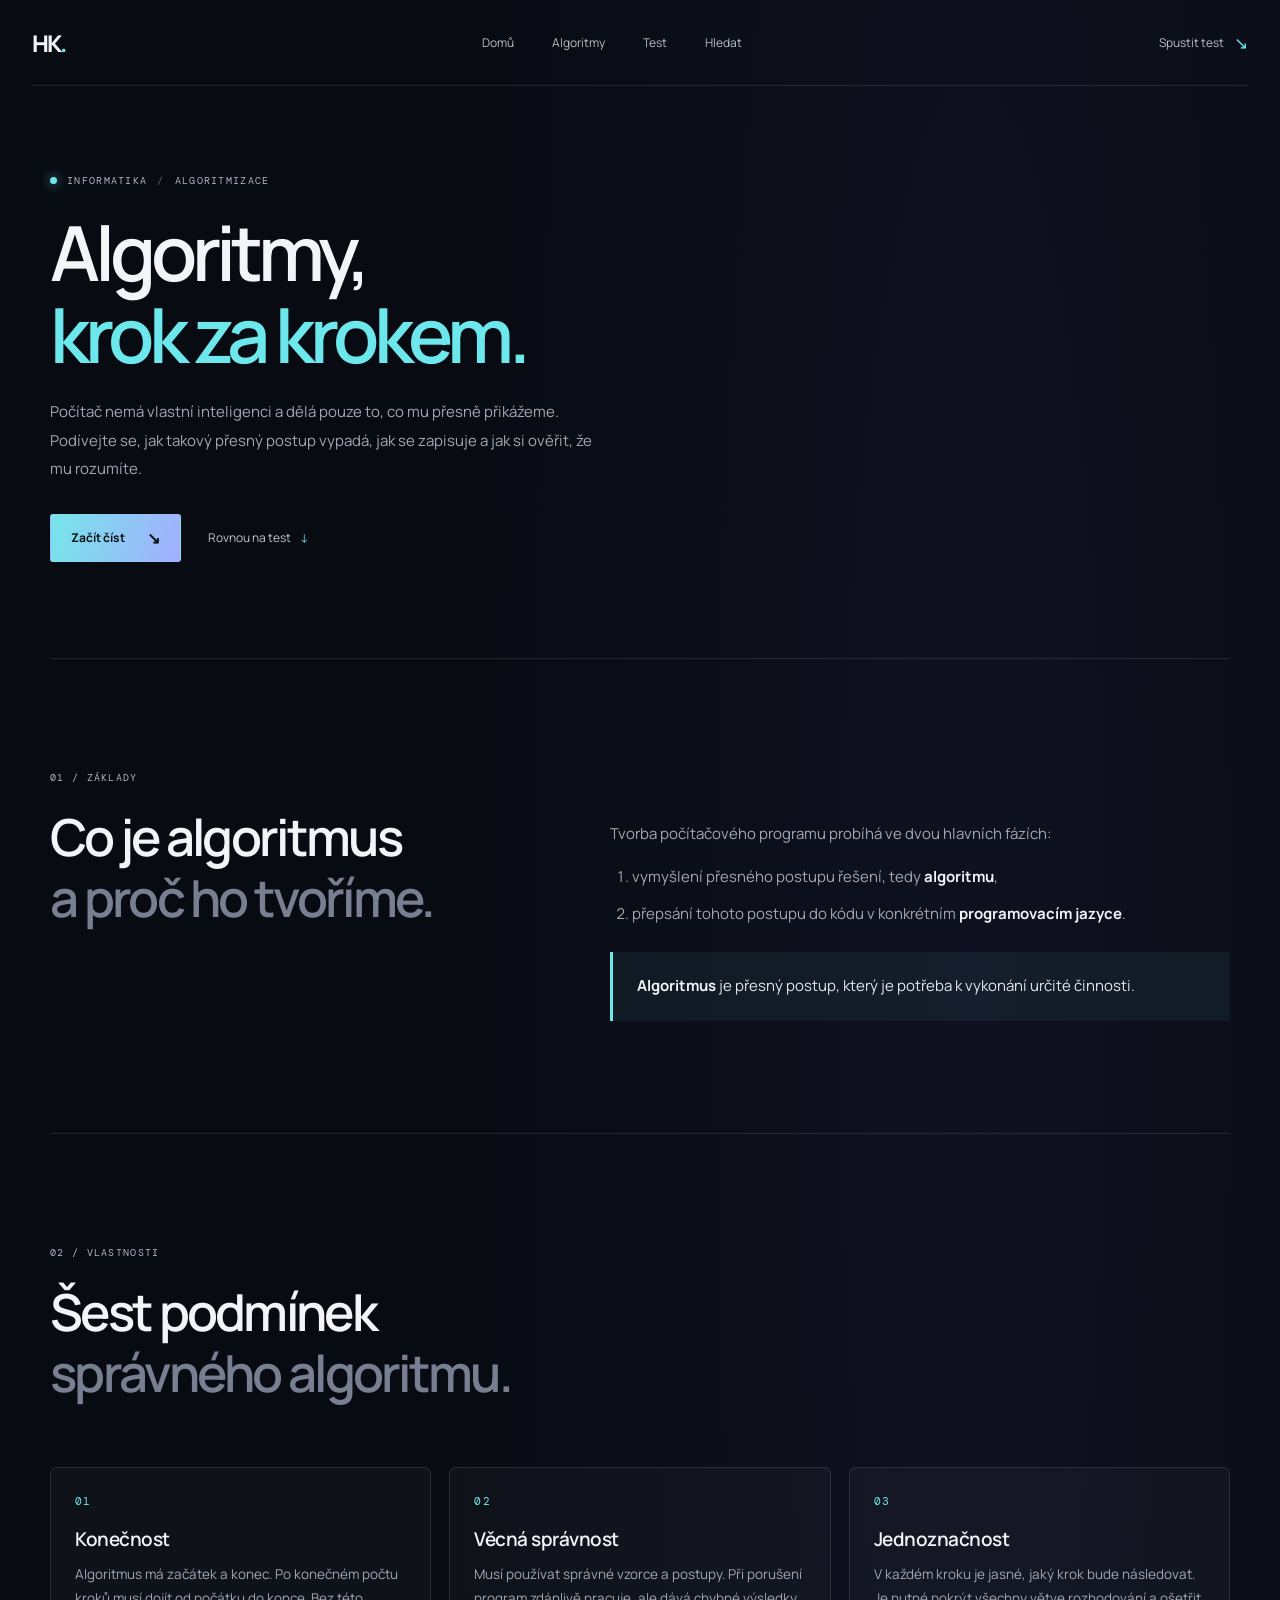
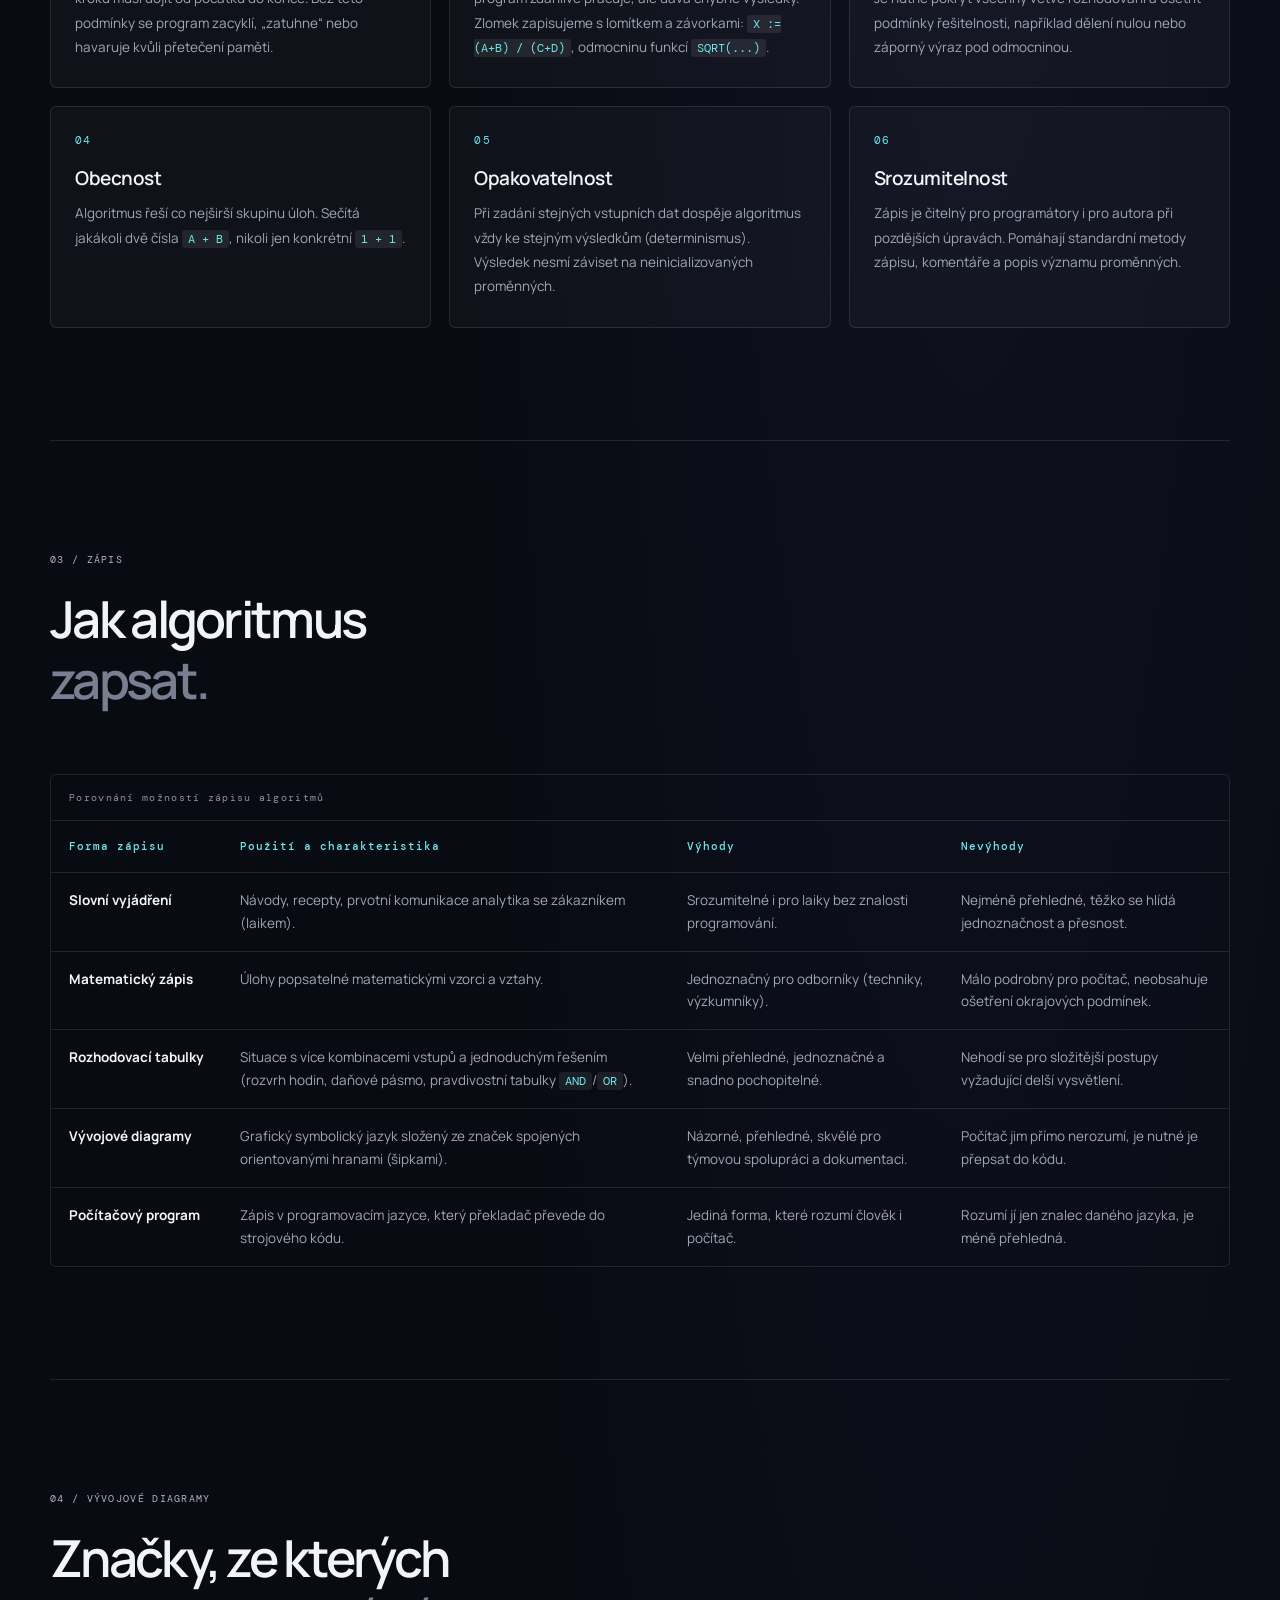
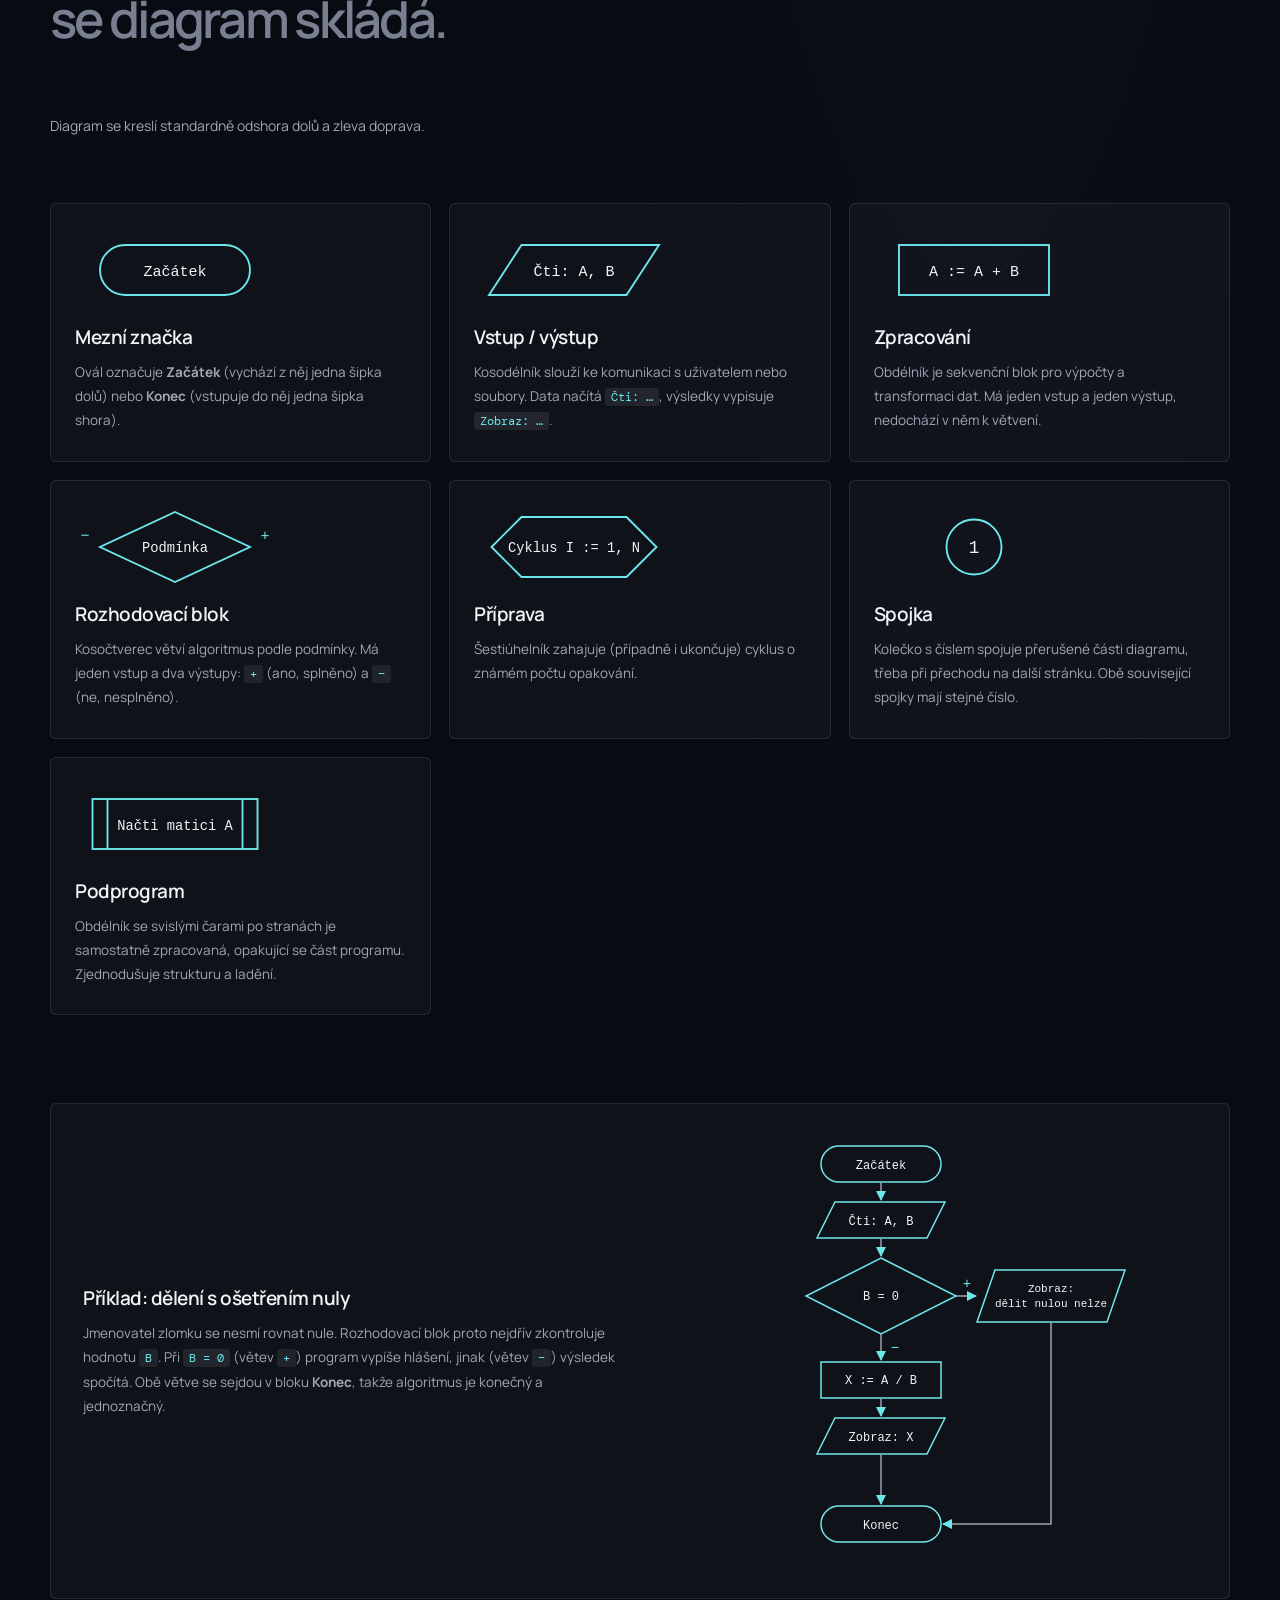
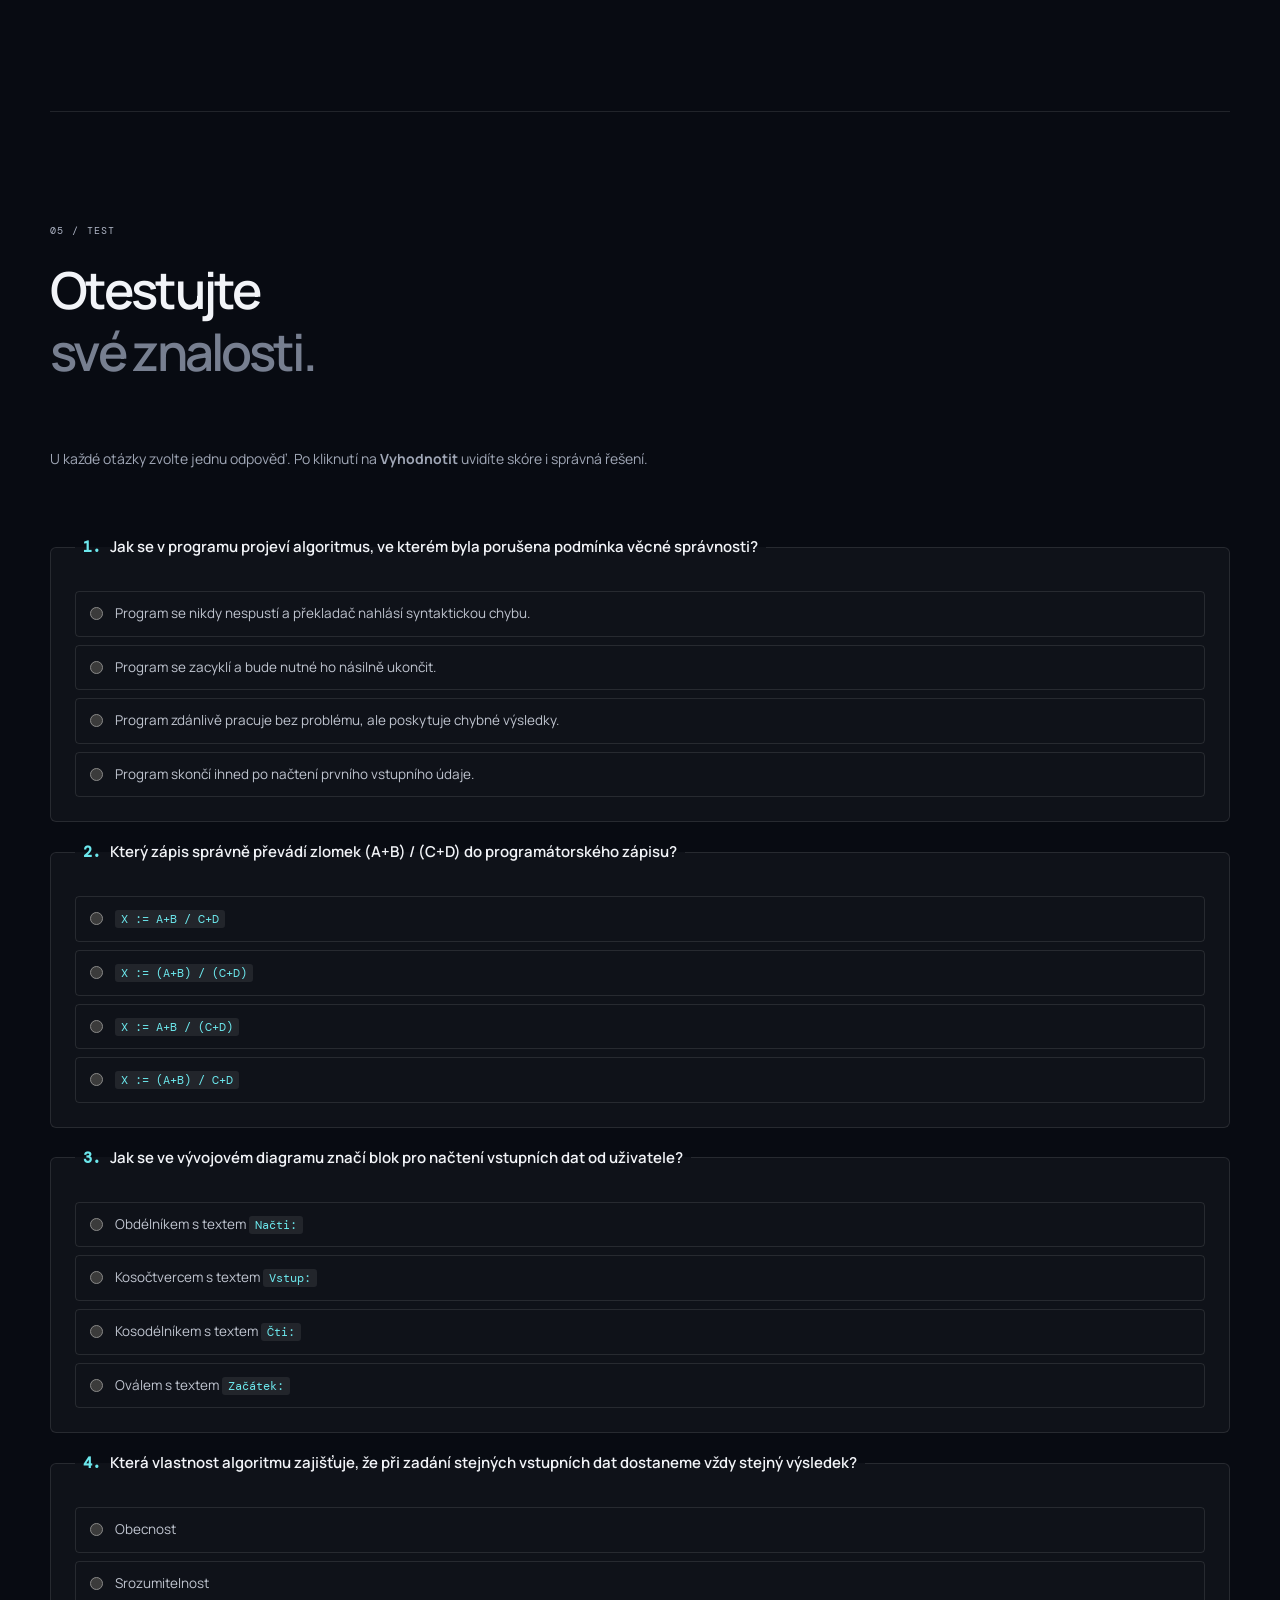
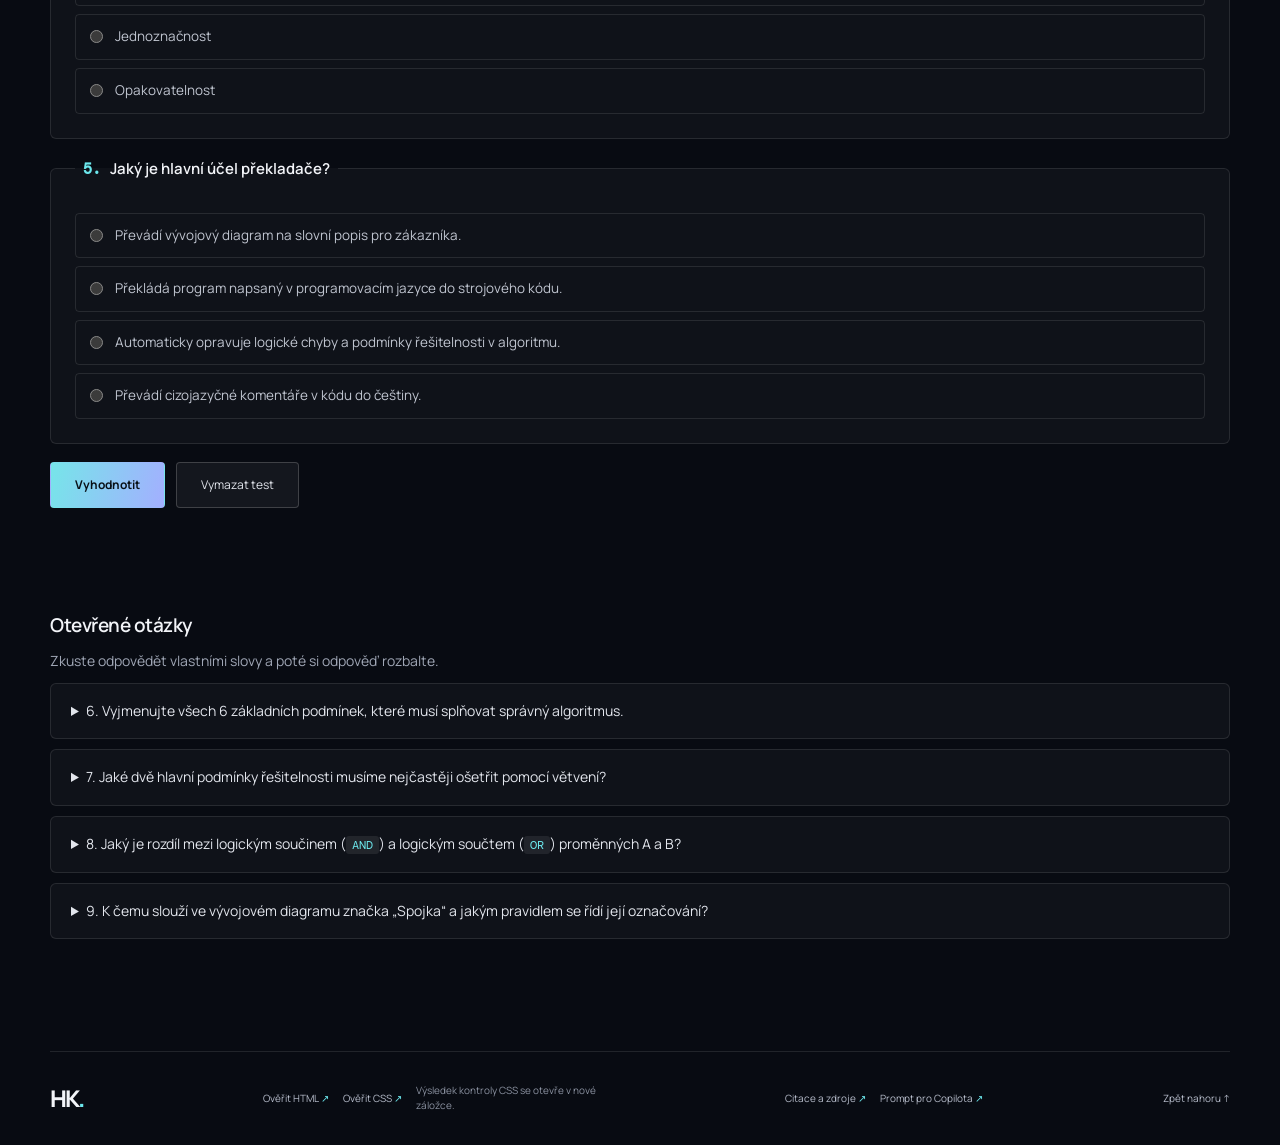
<file: algoritmy.html>
<!DOCTYPE html>
<html lang="cs">
<head>
  <meta charset="UTF-8">
  <meta name="viewport" content="width=device-width, initial-scale=1.0">
  <meta name="theme-color" content="#080b12">
  <meta name="description" content="Algoritmizace pro střední školy: co je algoritmus, jeho vlastnosti, způsoby zápisu, značky vývojových diagramů a jednoduchý test.">
  <title>Algoritmizace — Hlib Kolisnyk</title>
  <link rel="preconnect" href="https://fonts.googleapis.com">
  <link rel="preconnect" href="https://fonts.gstatic.com" crossorigin>
  <link href="https://fonts.googleapis.com/css2?family=DM+Mono:wght@400;500&amp;family=Manrope:wght@400;500;600;700;800&amp;display=swap" rel="stylesheet">
  <link rel="stylesheet" href="style.css">
</head>
<body class="algo-page">
  <header class="site-header">
    <a class="logo" href="index.html" aria-label="Hlib Kolisnyk — portfolio">HK<span>.</span></a>
    <nav class="main-nav" aria-label="Hlavní navigace">
      <a href="index.html">Domů</a>
      <a href="#algoritmus">Algoritmy</a>
      <a href="#test">Test</a>
      <a href="googlesearch.html">Hledat</a>
    </nav>
    <a class="header-cta" href="#test">Spustit test <span>↘</span></a>
  </header>

  <main>
    <section class="algo-hero section-shell" id="uvod">
      <p class="eyebrow"><span class="status-dot"></span> INFORMATIKA <span class="eyebrow-divider">/</span> ALGORITMIZACE</p>
      <h1>Algoritmy,<br><span class="gradient-text">krok za krokem.</span></h1>
      <p class="algo-lead">Počítač nemá vlastní inteligenci a dělá pouze to, co mu přesně přikážeme. Podívejte se, jak takový přesný postup vypadá, jak se zapisuje a jak si ověřit, že mu rozumíte.</p>
      <div class="hero-actions">
        <a class="button button-primary" href="#algoritmus">Začít číst <span>↘</span></a>
        <a class="text-link" href="#test">Rovnou na test <span>↓</span></a>
      </div>
    </section>

    <section class="algo-section section-shell section-block" id="algoritmus">
      <div class="section-heading">
        <p class="eyebrow">01 / ZÁKLADY</p>
        <h2>Co je algoritmus<br><span class="muted-text">a proč ho tvoříme.</span></h2>
      </div>
      <div class="algo-text">
        <p>Tvorba počítačového programu probíhá ve dvou hlavních fázích:</p>
        <ol class="algo-steps">
          <li>vymyšlení přesného postupu řešení, tedy <strong>algoritmu</strong>,</li>
          <li>přepsání tohoto postupu do kódu v konkrétním <strong>programovacím jazyce</strong>.</li>
        </ol>
        <p class="algo-definition"><strong>Algoritmus</strong> je přesný postup, který je potřeba k vykonání určité činnosti.</p>
      </div>
    </section>

    <section class="algo-section section-shell section-block" id="vlastnosti">
      <div class="section-heading">
        <p class="eyebrow">02 / VLASTNOSTI</p>
        <h2>Šest podmínek<br><span class="muted-text">správného algoritmu.</span></h2>
      </div>
      <ul class="algo-cards">
        <li class="algo-card">
          <span class="algo-card-index">01</span>
          <h3>Konečnost</h3>
          <p>Algoritmus má začátek a konec. Po konečném počtu kroků musí dojít od počátku do konce. Bez této podmínky se program zacyklí, „zatuhne“ nebo havaruje kvůli přetečení paměti.</p>
        </li>
        <li class="algo-card">
          <span class="algo-card-index">02</span>
          <h3>Věcná správnost</h3>
          <p>Musí používat správné vzorce a postupy. Při porušení program zdánlivě pracuje, ale dává chybné výsledky. Zlomek zapisujeme s lomítkem a závorkami: <code>X := (A+B) / (C+D)</code>, odmocninu funkcí <code>SQRT(...)</code>.</p>
        </li>
        <li class="algo-card">
          <span class="algo-card-index">03</span>
          <h3>Jednoznačnost</h3>
          <p>V každém kroku je jasné, jaký krok bude následovat. Je nutné pokrýt všechny větve rozhodování a ošetřit podmínky řešitelnosti, například dělení nulou nebo záporný výraz pod odmocninou.</p>
        </li>
        <li class="algo-card">
          <span class="algo-card-index">04</span>
          <h3>Obecnost</h3>
          <p>Algoritmus řeší co nejširší skupinu úloh. Sečítá jakákoli dvě čísla <code>A + B</code>, nikoli jen konkrétní <code>1 + 1</code>.</p>
        </li>
        <li class="algo-card">
          <span class="algo-card-index">05</span>
          <h3>Opakovatelnost</h3>
          <p>Při zadání stejných vstupních dat dospěje algoritmus vždy ke stejným výsledkům (determinismus). Výsledek nesmí záviset na neinicializovaných proměnných.</p>
        </li>
        <li class="algo-card">
          <span class="algo-card-index">06</span>
          <h3>Srozumitelnost</h3>
          <p>Zápis je čitelný pro programátory i pro autora při pozdějších úpravách. Pomáhají standardní metody zápisu, komentáře a popis významu proměnných.</p>
        </li>
      </ul>
    </section>

    <section class="algo-section section-shell section-block" id="zapis">
      <div class="section-heading">
        <p class="eyebrow">03 / ZÁPIS</p>
        <h2>Jak algoritmus<br><span class="muted-text">zapsat.</span></h2>
      </div>
      <div class="algo-table-wrap" role="region" aria-label="Tabulka způsobů zápisu algoritmů" tabindex="0">
        <table class="algo-table">
          <caption>Porovnání možností zápisu algoritmů</caption>
          <thead>
            <tr>
              <th scope="col">Forma zápisu</th>
              <th scope="col">Použití a charakteristika</th>
              <th scope="col">Výhody</th>
              <th scope="col">Nevýhody</th>
            </tr>
          </thead>
          <tbody>
            <tr>
              <th scope="row">Slovní vyjádření</th>
              <td>Návody, recepty, prvotní komunikace analytika se zákazníkem (laikem).</td>
              <td>Srozumitelné i pro laiky bez znalosti programování.</td>
              <td>Nejméně přehledné, těžko se hlídá jednoznačnost a přesnost.</td>
            </tr>
            <tr>
              <th scope="row">Matematický zápis</th>
              <td>Úlohy popsatelné matematickými vzorci a vztahy.</td>
              <td>Jednoznačný pro odborníky (techniky, výzkumníky).</td>
              <td>Málo podrobný pro počítač, neobsahuje ošetření okrajových podmínek.</td>
            </tr>
            <tr>
              <th scope="row">Rozhodovací tabulky</th>
              <td>Situace s více kombinacemi vstupů a jednoduchým řešením (rozvrh hodin, daňové pásmo, pravdivostní tabulky <code>AND</code>/<code>OR</code>).</td>
              <td>Velmi přehledné, jednoznačné a snadno pochopitelné.</td>
              <td>Nehodí se pro složitější postupy vyžadující delší vysvětlení.</td>
            </tr>
            <tr>
              <th scope="row">Vývojové diagramy</th>
              <td>Grafický symbolický jazyk složený ze značek spojených orientovanými hranami (šipkami).</td>
              <td>Názorné, přehledné, skvělé pro týmovou spolupráci a dokumentaci.</td>
              <td>Počítač jim přímo nerozumí, je nutné je přepsat do kódu.</td>
            </tr>
            <tr>
              <th scope="row">Počítačový program</th>
              <td>Zápis v programovacím jazyce, který překladač převede do strojového kódu.</td>
              <td>Jediná forma, které rozumí člověk i počítač.</td>
              <td>Rozumí jí jen znalec daného jazyka, je méně přehledná.</td>
            </tr>
          </tbody>
        </table>
      </div>
    </section>

    <section class="algo-section section-shell section-block" id="diagramy">
      <div class="section-heading">
        <p class="eyebrow">04 / VÝVOJOVÉ DIAGRAMY</p>
        <h2>Značky, ze kterých<br><span class="muted-text">se diagram skládá.</span></h2>
      </div>
      <p class="algo-note">Diagram se kreslí standardně odshora dolů a zleva doprava.</p>
      <ul class="symbol-grid">
        <li class="symbol-card">
          <svg class="algo-svg" viewBox="0 0 160 64" role="img" aria-label="Značka mezní: ovál s textem Začátek">
            <g fill="none" stroke="#6ce8ed" stroke-width="1.5">
              <rect x="20" y="12" width="120" height="40" rx="20"/>
            </g>
            <text x="80" y="37" fill="#f2f4f8" font-size="12" font-family="monospace" text-anchor="middle">Začátek</text>
          </svg>
          <h3>Mezní značka</h3>
          <p>Ovál označuje <strong>Začátek</strong> (vychází z něj jedna šipka dolů) nebo <strong>Konec</strong> (vstupuje do něj jedna šipka shora).</p>
        </li>
        <li class="symbol-card">
          <svg class="algo-svg" viewBox="0 0 160 64" role="img" aria-label="Značka vstup a výstup: kosodélník s textem Čti A, B">
            <g fill="none" stroke="#6ce8ed" stroke-width="1.5">
              <polygon points="38,12 148,12 122,52 12,52"/>
            </g>
            <text x="80" y="37" fill="#f2f4f8" font-size="12" font-family="monospace" text-anchor="middle">Čti: A, B</text>
          </svg>
          <h3>Vstup / výstup</h3>
          <p>Kosodélník slouží ke komunikaci s uživatelem nebo soubory. Data načítá <code>Čti: …</code>, výsledky vypisuje <code>Zobraz: …</code>.</p>
        </li>
        <li class="symbol-card">
          <svg class="algo-svg" viewBox="0 0 160 64" role="img" aria-label="Značka zpracování: obdélník s textem A := A + B">
            <g fill="none" stroke="#6ce8ed" stroke-width="1.5">
              <rect x="20" y="12" width="120" height="40"/>
            </g>
            <text x="80" y="37" fill="#f2f4f8" font-size="12" font-family="monospace" text-anchor="middle">A := A + B</text>
          </svg>
          <h3>Zpracování</h3>
          <p>Obdélník je sekvenční blok pro výpočty a transformaci dat. Má jeden vstup a jeden výstup, nedochází v něm k větvení.</p>
        </li>
        <li class="symbol-card">
          <svg class="algo-svg" viewBox="0 0 160 64" role="img" aria-label="Značka rozhodování: kosočtverec s textem Podmínka a větvemi plus a mínus">
            <g fill="none" stroke="#6ce8ed" stroke-width="1.5">
              <polygon points="80,4 140,32 80,60 20,32"/>
            </g>
            <text x="80" y="36" fill="#f2f4f8" font-size="11" font-family="monospace" text-anchor="middle">Podmínka</text>
            <text x="8" y="26" fill="#6ce8ed" font-size="12" font-family="monospace" text-anchor="middle">−</text>
            <text x="152" y="26" fill="#6ce8ed" font-size="12" font-family="monospace" text-anchor="middle">+</text>
          </svg>
          <h3>Rozhodovací blok</h3>
          <p>Kosočtverec větví algoritmus podle podmínky. Má jeden vstup a dva výstupy: <code>+</code> (ano, splněno) a <code>−</code> (ne, nesplněno).</p>
        </li>
        <li class="symbol-card">
          <svg class="algo-svg" viewBox="0 0 160 64" role="img" aria-label="Značka příprava: šestiúhelník s textem Cyklus I := 1, N">
            <g fill="none" stroke="#6ce8ed" stroke-width="1.5">
              <polygon points="38,8 122,8 146,32 122,56 38,56 14,32"/>
            </g>
            <text x="80" y="36" fill="#f2f4f8" font-size="11" font-family="monospace" text-anchor="middle">Cyklus I := 1, N</text>
          </svg>
          <h3>Příprava</h3>
          <p>Šestiúhelník zahajuje (případně i ukončuje) cyklus o známém počtu opakování.</p>
        </li>
        <li class="symbol-card">
          <svg class="algo-svg" viewBox="0 0 160 64" role="img" aria-label="Značka spojka: kolečko s číslem 1">
            <g fill="none" stroke="#6ce8ed" stroke-width="1.5">
              <circle cx="80" cy="32" r="22"/>
            </g>
            <text x="80" y="37" fill="#f2f4f8" font-size="14" font-family="monospace" text-anchor="middle">1</text>
          </svg>
          <h3>Spojka</h3>
          <p>Kolečko s číslem spojuje přerušené části diagramu, třeba při přechodu na další stránku. Obě související spojky mají stejné číslo.</p>
        </li>
        <li class="symbol-card">
          <svg class="algo-svg" viewBox="0 0 160 64" role="img" aria-label="Značka podprogram: obdélník se svislými čarami po stranách a textem Načti matici A">
            <g fill="none" stroke="#6ce8ed" stroke-width="1.5">
              <rect x="14" y="12" width="132" height="40"/>
              <line x1="26" y1="12" x2="26" y2="52"/>
              <line x1="134" y1="12" x2="134" y2="52"/>
            </g>
            <text x="80" y="37" fill="#f2f4f8" font-size="11" font-family="monospace" text-anchor="middle">Načti matici A</text>
          </svg>
          <h3>Podprogram</h3>
          <p>Obdélník se svislými čarami po stranách je samostatně zpracovaná, opakující se část programu. Zjednodušuje strukturu a ladění.</p>
        </li>
      </ul>

      <div class="algo-example">
        <div class="algo-example-text">
          <h3>Příklad: dělení s ošetřením nuly</h3>
          <p>Jmenovatel zlomku se nesmí rovnat nule. Rozhodovací blok proto nejdřív zkontroluje hodnotu <code>B</code>. Při <code>B = 0</code> (větev <code>+</code>) program vypíše hlášení, jinak (větev <code>−</code>) výsledek spočítá. Obě větve se sejdou v bloku <strong>Konec</strong>, takže algoritmus je konečný a jednoznačný.</p>
        </div>
        <svg class="algo-svg algo-flow" viewBox="0 0 400 430" role="img" aria-label="Vývojový diagram: Začátek, Čti A a B, podmínka B rovná se 0. Při splnění se zobrazí hlášení dělit nulou nelze, jinak se spočítá X jako A děleno B a zobrazí se X. Obě větve končí v bloku Konec.">
          <defs>
            <marker id="arrow" viewBox="0 0 10 10" refX="9" refY="5" markerWidth="7" markerHeight="7" orient="auto">
              <path d="M0 0 L10 5 L0 10 z" fill="#6ce8ed"/>
            </marker>
          </defs>
          <g fill="none" stroke="#6ce8ed" stroke-width="1.5">
            <rect x="90" y="10" width="120" height="36" rx="18"/>
            <polygon points="104,66 214,66 196,102 86,102"/>
            <polygon points="150,122 225,160 150,198 75,160"/>
            <rect x="90" y="226" width="120" height="36"/>
            <polygon points="104,282 214,282 196,318 86,318"/>
            <rect x="90" y="370" width="120" height="36" rx="18"/>
            <polygon points="264,134 394,134 376,186 246,186"/>
          </g>
          <g fill="none" stroke="#9aa3b5" stroke-width="1.5">
            <path d="M150 46 V64" marker-end="url(#arrow)"/>
            <path d="M150 102 V120" marker-end="url(#arrow)"/>
            <path d="M150 198 V224" marker-end="url(#arrow)"/>
            <path d="M150 262 V280" marker-end="url(#arrow)"/>
            <path d="M150 318 V368" marker-end="url(#arrow)"/>
            <path d="M225 160 H245" marker-end="url(#arrow)"/>
            <path d="M320 186 V388 H212" marker-end="url(#arrow)"/>
          </g>
          <g fill="#f2f4f8" font-size="12" font-family="monospace" text-anchor="middle">
            <text x="150" y="33">Začátek</text>
            <text x="150" y="89">Čti: A, B</text>
            <text x="150" y="164">B = 0</text>
            <text x="150" y="248">X := A / B</text>
            <text x="150" y="305">Zobraz: X</text>
            <text x="150" y="393">Konec</text>
            <text x="320" y="156" font-size="11">Zobraz:</text>
            <text x="320" y="171" font-size="11">dělit nulou nelze</text>
          </g>
          <g fill="#6ce8ed" font-size="14" font-family="monospace" text-anchor="middle">
            <text x="236" y="152">+</text>
            <text x="164" y="216">−</text>
          </g>
        </svg>
      </div>
    </section>

    <section class="algo-section section-shell section-block" id="test">
      <div class="section-heading">
        <p class="eyebrow">05 / TEST</p>
        <h2>Otestujte<br><span class="muted-text">své znalosti.</span></h2>
      </div>
      <p class="algo-note">U každé otázky zvolte jednu odpověď. Po kliknutí na <strong>Vyhodnotit</strong> uvidíte skóre i správná řešení.</p>

      <form class="quiz" id="quiz" action="#" method="get" novalidate>
        <fieldset class="quiz-question" data-answer="c">
          <legend><span class="quiz-number">1.</span> Jak se v programu projeví algoritmus, ve kterém byla porušena podmínka věcné správnosti?</legend>
          <label class="quiz-option"><input type="radio" name="q1" value="a"> <span>Program se nikdy nespustí a překladač nahlásí syntaktickou chybu.</span></label>
          <label class="quiz-option"><input type="radio" name="q1" value="b"> <span>Program se zacyklí a bude nutné ho násilně ukončit.</span></label>
          <label class="quiz-option"><input type="radio" name="q1" value="c"> <span>Program zdánlivě pracuje bez problému, ale poskytuje chybné výsledky.</span></label>
          <label class="quiz-option"><input type="radio" name="q1" value="d"> <span>Program skončí ihned po načtení prvního vstupního údaje.</span></label>
          <p class="quiz-feedback" hidden></p>
          <p class="quiz-explain" hidden>Chyba se na první pohled nepozná, protože výpočet proběhne, ale se špatným vzorcem.</p>
        </fieldset>

        <fieldset class="quiz-question" data-answer="b">
          <legend><span class="quiz-number">2.</span> Který zápis správně převádí zlomek (A+B) / (C+D) do programátorského zápisu?</legend>
          <label class="quiz-option"><input type="radio" name="q2" value="a"> <span><code>X := A+B / C+D</code></span></label>
          <label class="quiz-option"><input type="radio" name="q2" value="b"> <span><code>X := (A+B) / (C+D)</code></span></label>
          <label class="quiz-option"><input type="radio" name="q2" value="c"> <span><code>X := A+B / (C+D)</code></span></label>
          <label class="quiz-option"><input type="radio" name="q2" value="d"> <span><code>X := (A+B) / C+D</code></span></label>
          <p class="quiz-feedback" hidden></p>
          <p class="quiz-explain" hidden>Zlomková čára určuje prioritu, kterou musíme nahradit závorkami v čitateli i ve jmenovateli.</p>
        </fieldset>

        <fieldset class="quiz-question" data-answer="c">
          <legend><span class="quiz-number">3.</span> Jak se ve vývojovém diagramu značí blok pro načtení vstupních dat od uživatele?</legend>
          <label class="quiz-option"><input type="radio" name="q3" value="a"> <span>Obdélníkem s textem <code>Načti:</code></span></label>
          <label class="quiz-option"><input type="radio" name="q3" value="b"> <span>Kosočtvercem s textem <code>Vstup:</code></span></label>
          <label class="quiz-option"><input type="radio" name="q3" value="c"> <span>Kosodélníkem s textem <code>Čti:</code></span></label>
          <label class="quiz-option"><input type="radio" name="q3" value="d"> <span>Oválem s textem <code>Začátek:</code></span></label>
          <p class="quiz-feedback" hidden></p>
          <p class="quiz-explain" hidden>Kosodélník s příkazem <code>Čti:</code> slouží pro vstup dat.</p>
        </fieldset>

        <fieldset class="quiz-question" data-answer="d">
          <legend><span class="quiz-number">4.</span> Která vlastnost algoritmu zajišťuje, že při zadání stejných vstupních dat dostaneme vždy stejný výsledek?</legend>
          <label class="quiz-option"><input type="radio" name="q4" value="a"> <span>Obecnost</span></label>
          <label class="quiz-option"><input type="radio" name="q4" value="b"> <span>Srozumitelnost</span></label>
          <label class="quiz-option"><input type="radio" name="q4" value="c"> <span>Jednoznačnost</span></label>
          <label class="quiz-option"><input type="radio" name="q4" value="d"> <span>Opakovatelnost</span></label>
          <p class="quiz-feedback" hidden></p>
          <p class="quiz-explain" hidden>Opakovatelnost zaručuje stejné chování a výsledky při stejných podmínkách a vstupech.</p>
        </fieldset>

        <fieldset class="quiz-question" data-answer="b">
          <legend><span class="quiz-number">5.</span> Jaký je hlavní účel překladače?</legend>
          <label class="quiz-option"><input type="radio" name="q5" value="a"> <span>Převádí vývojový diagram na slovní popis pro zákazníka.</span></label>
          <label class="quiz-option"><input type="radio" name="q5" value="b"> <span>Překládá program napsaný v programovacím jazyce do strojového kódu.</span></label>
          <label class="quiz-option"><input type="radio" name="q5" value="c"> <span>Automaticky opravuje logické chyby a podmínky řešitelnosti v algoritmu.</span></label>
          <label class="quiz-option"><input type="radio" name="q5" value="d"> <span>Převádí cizojazyčné komentáře v kódu do češtiny.</span></label>
          <p class="quiz-feedback" hidden></p>
          <p class="quiz-explain" hidden>Počítač rozumí pouze strojovému kódu, do kterého program převede překladač.</p>
        </fieldset>

        <div class="quiz-actions">
          <button type="submit" class="form-button form-button-primary">Vyhodnotit</button>
          <button type="reset" class="form-button">Vymazat test</button>
        </div>
        <p class="quiz-result" id="quiz-result" role="status" aria-live="polite"></p>
      </form>

      <div class="quiz-open">
        <h3>Otevřené otázky</h3>
        <p class="algo-note">Zkuste odpovědět vlastními slovy a poté si odpověď rozbalte.</p>
        <details>
          <summary>6. Vyjmenujte všech 6 základních podmínek, které musí splňovat správný algoritmus.</summary>
          <p>Začátek a konec (konečnost), věcná správnost, jednoznačnost, obecnost, opakovatelnost, srozumitelnost.</p>
        </details>
        <details>
          <summary>7. Jaké dvě hlavní podmínky řešitelnosti musíme nejčastěji ošetřit pomocí větvení?</summary>
          <p>Jmenovatel zlomku se nesmí rovnat nule (dělení nulou) a výraz pod odmocninou nesmí být záporný (v oboru reálných čísel).</p>
        </details>
        <details>
          <summary>8. Jaký je rozdíl mezi logickým součinem (<code>AND</code>) a logickým součtem (<code>OR</code>) proměnných A a B?</summary>
          <p>Logický součin (<code>A AND B</code>) má hodnotu 1 pouze tehdy, jsou-li obě proměnné A i B rovny 1. Logický součet (<code>A OR B</code>) má hodnotu 1 tehdy, když je alespoň jedna z proměnných (nebo obě) rovna 1.</p>
        </details>
        <details>
          <summary>9. K čemu slouží ve vývojovém diagramu značka „Spojka“ a jakým pravidlem se řídí její označování?</summary>
          <p>Slouží ke spojení dvou částí vývojového diagramu, které nelze nakreslit souvisle (například na konci stránky nebo kvůli křížení čar). Spojka na konci přerušení a na začátku pokračování musí být označena stejným číslem.</p>
        </details>
      </div>
    </section>
  </main>

  <footer class="site-footer section-shell">
    <a class="logo" href="index.html" aria-label="Hlib Kolisnyk — portfolio">HK<span>.</span></a>
    <div class="validator-tools">
      <a class="validator-link" id="html-validator" href="https://validator.w3.org/nu/" target="_blank" rel="noopener noreferrer">Ověřit HTML <span>↗</span></a>
      <button class="validator-link" id="css-validator" type="button" disabled>Ověřit CSS <span>↗</span></button>
      <p class="validator-note" id="validator-note">Výsledek kontroly CSS se otevře v nové záložce.</p>
    </div>
    <form id="html-validator-form" action="https://validator.w3.org/nu/" method="post" enctype="multipart/form-data" target="_blank">
      <textarea name="content" aria-label="HTML pro validaci" hidden></textarea>
    </form>
    <form id="css-validator-form" action="https://jigsaw.w3.org/css-validator/validator" method="post" enctype="multipart/form-data" target="_blank">
      <input type="hidden" name="profile" value="css3">
      <input type="hidden" name="warning" value="1">
      <input type="hidden" name="lang" value="cs">
      <textarea name="text" aria-label="CSS pro validaci" hidden></textarea>
    </form>
    <div class="footer-links">
      <a class="validator-link" href="https://github.com/Lutar-Hlib/Lutar-Hlib.github.io/blob/main/citace.md" target="_blank" rel="noopener noreferrer">Citace a zdroje <span>↗</span></a>
      <a class="validator-link" href="https://github.com/Lutar-Hlib/Lutar-Hlib.github.io/blob/main/prompt-copilot.md" target="_blank" rel="noopener noreferrer">Prompt pro Copilota <span>↗</span></a>
    </div>
    <a class="back-top" href="#uvod">Zpět nahoru ↑</a>
  </footer>
  <script src="validators.js"></script>
  <script src="algoritmy.js"></script>
</body>
</html>
</file>
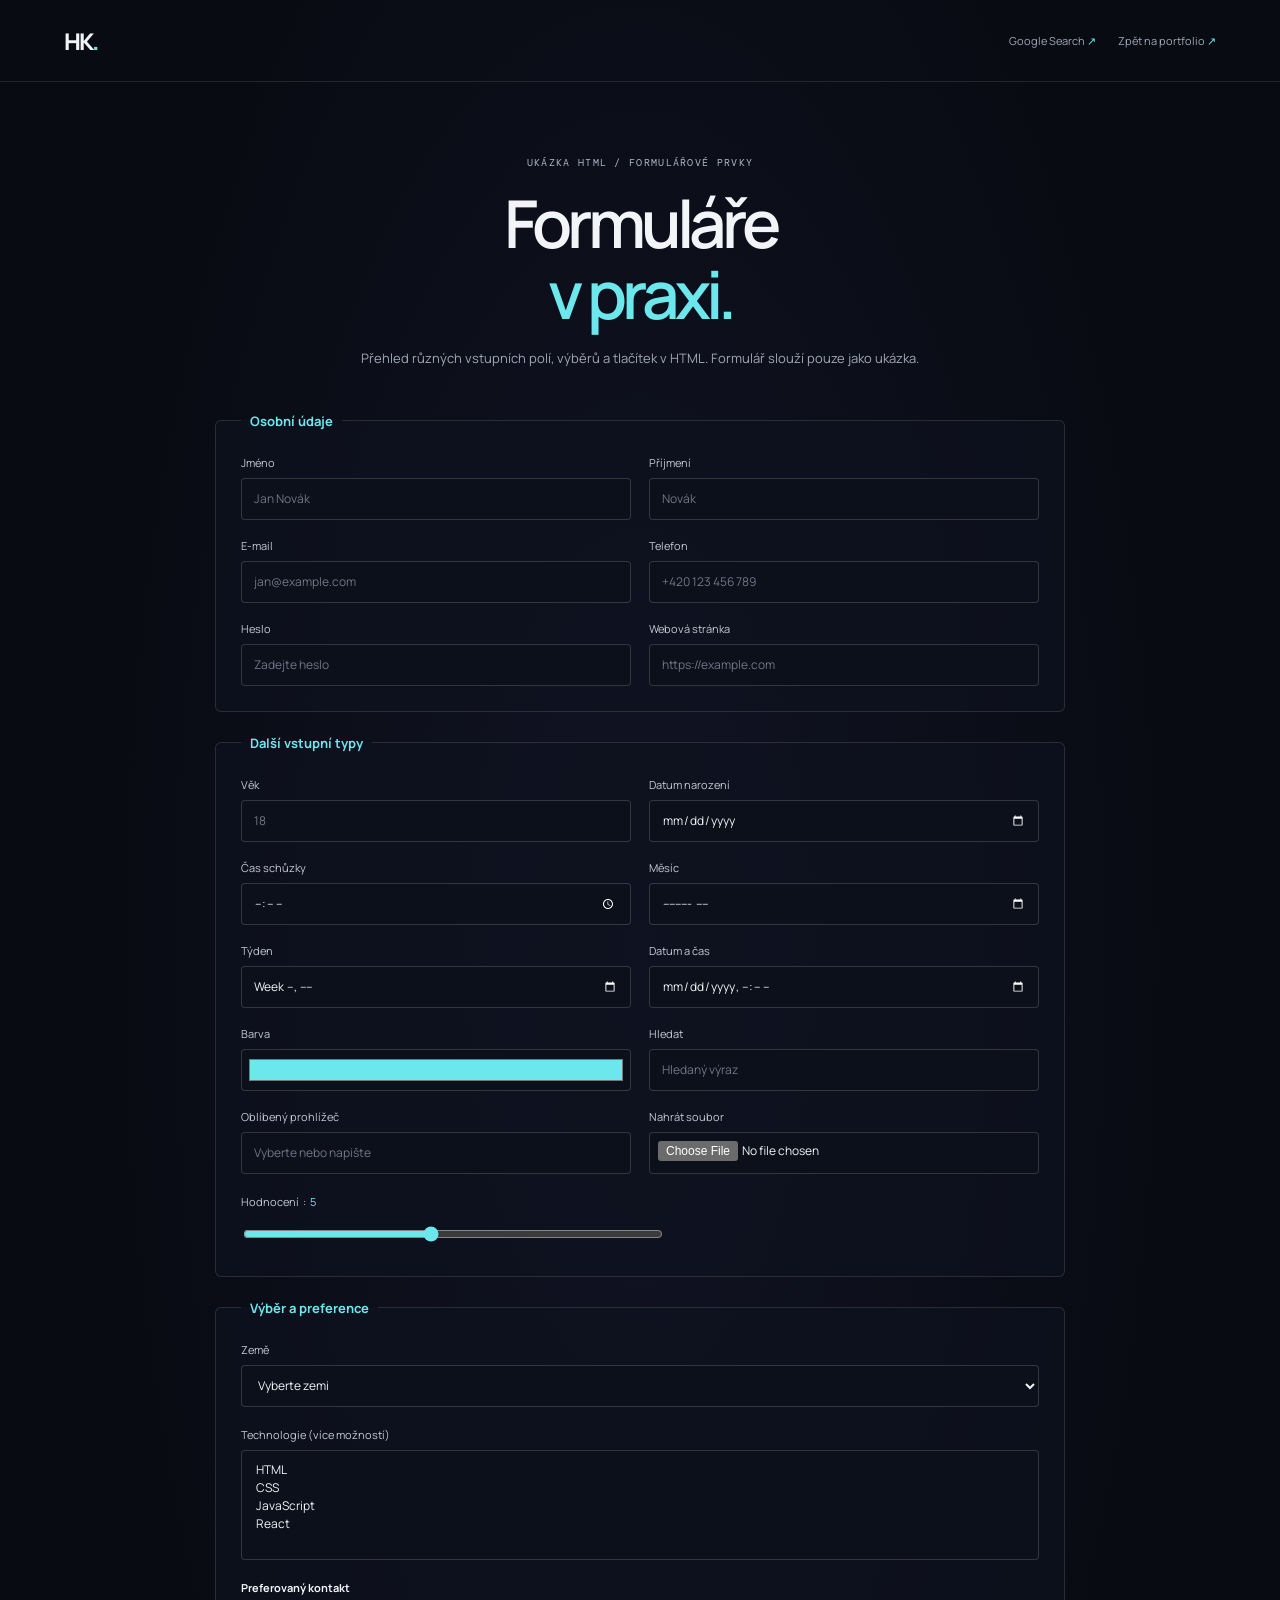
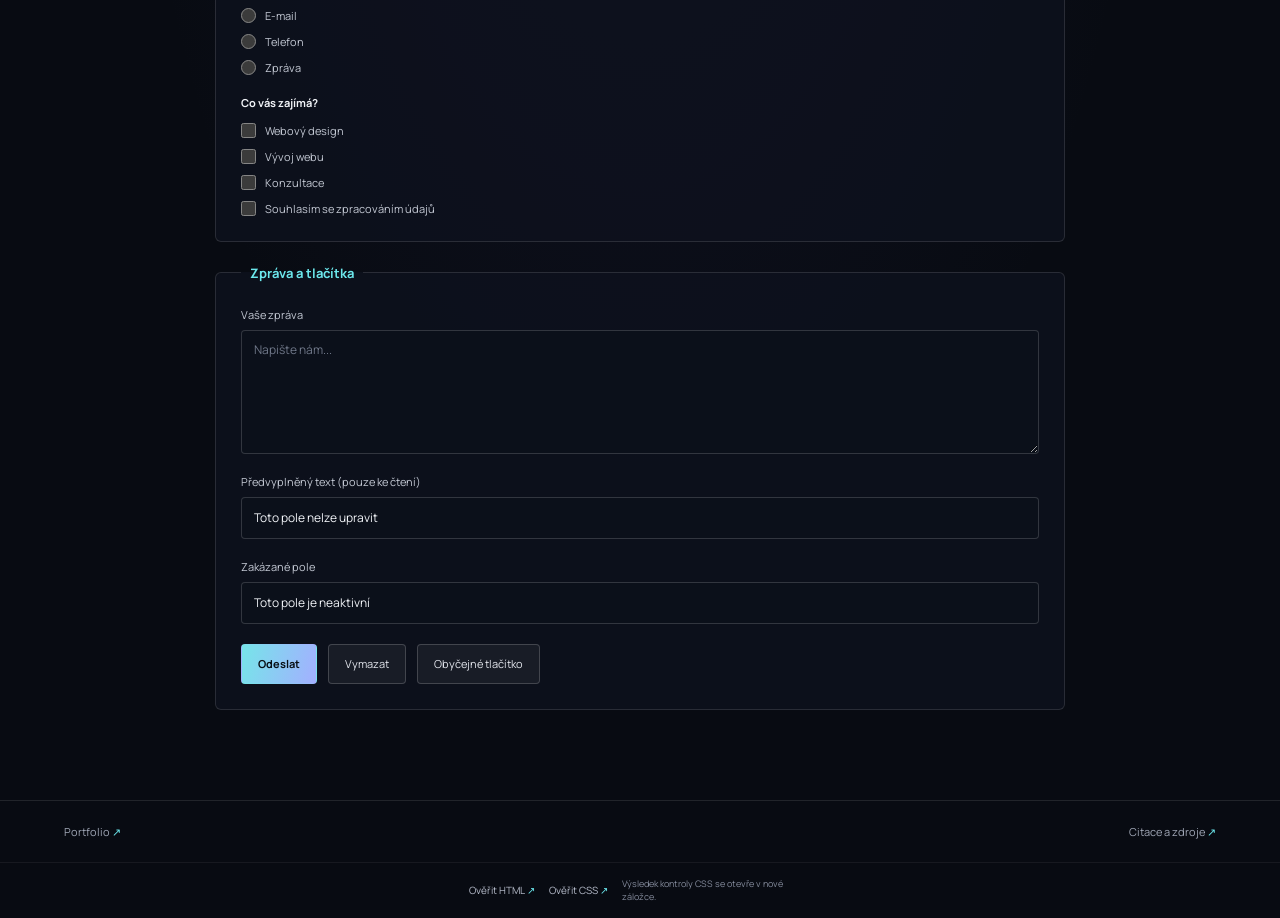
<file: formular.html>
<!DOCTYPE html>
<html lang="cs">
<head>
  <meta charset="UTF-8">
  <meta name="viewport" content="width=device-width, initial-scale=1.0">
  <meta name="theme-color" content="#080b12">
  <meta name="description" content="Ukázka různých HTML formulářových prvků.">
  <title>Formulářové prvky — Hlib Kolisnyk</title>
  <link rel="preconnect" href="https://fonts.googleapis.com">
  <link rel="preconnect" href="https://fonts.gstatic.com" crossorigin>
  <link href="https://fonts.googleapis.com/css2?family=DM+Mono:wght@400;500&family=Manrope:wght@400;500;600;700;800&display=swap" rel="stylesheet">
  <link rel="stylesheet" href="style.css">
</head>
<body class="search-page form-page">
  <header class="search-header">
    <a class="logo" href="index.html" aria-label="Hlib Kolisnyk — portfolio">HK<span>.</span></a>
    <nav class="search-nav" aria-label="Navigace projektu">
      <a class="search-back-link" href="googlesearch.html">Google Search <span aria-hidden="true">↗</span></a>
      <a class="search-back-link" href="index.html">Zpět na portfolio <span aria-hidden="true">↗</span></a>
    </nav>
  </header>

  <main class="form-main">
    <p class="eyebrow">UKÁZKA HTML / FORMULÁŘOVÉ PRVKY</p>
    <h1>Formuláře<br><span class="gradient-text">v praxi.</span></h1>
    <p class="form-intro">Přehled různých vstupních polí, výběrů a tlačítek v HTML. Formulář slouží pouze jako ukázka.</p>

    <form class="demo-form" action="#" method="get">
      <fieldset class="form-section">
        <legend>Osobní údaje</legend>
        <div class="form-grid">
          <label class="form-field">Jméno
            <input type="text" name="jmeno" placeholder="Jan Novák" autocomplete="given-name">
          </label>
          <label class="form-field">Příjmení
            <input type="text" name="prijmeni" placeholder="Novák" autocomplete="family-name">
          </label>
          <label class="form-field">E-mail
            <input type="email" name="email" placeholder="jan@example.com" autocomplete="email">
          </label>
          <label class="form-field">Telefon
            <input type="tel" name="telefon" placeholder="+420 123 456 789" autocomplete="tel">
          </label>
          <label class="form-field">Heslo
            <input type="password" name="heslo" placeholder="Zadejte heslo" autocomplete="new-password">
          </label>
          <label class="form-field">Webová stránka
            <input type="url" name="web" placeholder="https://example.com">
          </label>
        </div>
      </fieldset>

      <fieldset class="form-section">
        <legend>Další vstupní typy</legend>
        <div class="form-grid">
          <label class="form-field">Věk
            <input type="number" name="vek" min="0" max="120" placeholder="18">
          </label>
          <label class="form-field">Datum narození
            <input type="date" name="datum">
          </label>
          <label class="form-field">Čas schůzky
            <input type="time" name="cas">
          </label>
          <label class="form-field">Měsíc
            <input type="month" name="mesic">
          </label>
          <label class="form-field">Týden
            <input type="week" name="tyden">
          </label>
          <label class="form-field">Datum a čas
            <input type="datetime-local" name="datum-cas">
          </label>
          <label class="form-field">Barva
            <input type="color" name="barva" value="#6ce8ed">
          </label>
          <label class="form-field">Hledat
            <input type="search" name="hledat" placeholder="Hledaný výraz">
          </label>
          <label class="form-field">Oblíbený prohlížeč
            <input type="text" name="prohlizec" list="prohlizece" placeholder="Vyberte nebo napište">
            <datalist id="prohlizece">
              <option value="Firefox">
              <option value="Google Chrome">
              <option value="Microsoft Edge">
              <option value="Safari">
            </datalist>
          </label>
          <label class="form-field">Nahrát soubor
            <input type="file" name="soubor">
          </label>
        </div>
        <div class="form-field range-field">
          <div class="range-label"><label for="rating">Hodnocení</label>: <output id="rating-output" for="rating">5</output></div>
          <input id="rating" type="range" name="hodnoceni" min="1" max="10" value="5" oninput="document.getElementById('rating-output').value = this.value">
        </div>
      </fieldset>

      <fieldset class="form-section">
        <legend>Výběr a preference</legend>
        <label class="form-field">Země
          <select name="zeme">
            <option value="">Vyberte zemi</option>
            <option value="cz">Česká republika</option>
            <option value="sk">Slovensko</option>
            <option value="pl">Polsko</option>
          </select>
        </label>
        <label class="form-field">Technologie (více možností)
          <select name="technologie" multiple size="4">
            <option>HTML</option>
            <option>CSS</option>
            <option>JavaScript</option>
            <option>React</option>
          </select>
        </label>
        <div class="choice-group">
          <span class="choice-heading">Preferovaný kontakt</span>
          <label><input type="radio" name="kontakt" value="email"> E-mail</label>
          <label><input type="radio" name="kontakt" value="telefon"> Telefon</label>
          <label><input type="radio" name="kontakt" value="zprava"> Zpráva</label>
        </div>
        <div class="choice-group">
          <span class="choice-heading">Co vás zajímá?</span>
          <label><input type="checkbox" name="zajem" value="design"> Webový design</label>
          <label><input type="checkbox" name="zajem" value="vyvoj"> Vývoj webu</label>
          <label><input type="checkbox" name="zajem" value="konzultace"> Konzultace</label>
          <label><input type="checkbox" name="souhlas" value="ano"> Souhlasím se zpracováním údajů</label>
        </div>
      </fieldset>

      <fieldset class="form-section">
        <legend>Zpráva a tlačítka</legend>
        <label class="form-field">Vaše zpráva
          <textarea name="zprava" rows="6" placeholder="Napište nám..."></textarea>
        </label>
        <label class="form-field">Předvyplněný text (pouze ke čtení)
          <input type="text" name="readonly" value="Toto pole nelze upravit" readonly>
        </label>
        <label class="form-field">Zakázané pole
          <input type="text" name="disabled" value="Toto pole je neaktivní" disabled>
        </label>
        <div class="form-actions">
          <button type="submit" class="form-button form-button-primary">Odeslat</button>
          <button type="reset" class="form-button">Vymazat</button>
          <button type="button" class="form-button">Obyčejné tlačítko</button>
        </div>
      </fieldset>
    </form>
  </main>

  <footer class="search-footer form-footer">
    <a href="index.html">Portfolio <span aria-hidden="true">↗</span></a>
    <div class="search-footer-links">
      <a href="https://github.com/Lutar-Hlib/googlesearch/blob/main/citace.md" target="_blank" rel="noopener noreferrer">Citace a zdroje <span aria-hidden="true">↗</span></a>
    </div>
  </footer>
  <section class="validator-tools search-validators" aria-label="Validace stránky">
    <a class="validator-link" id="html-validator" href="https://validator.w3.org/nu/" target="_blank" rel="noopener noreferrer">Ověřit HTML <span>↗</span></a>
    <button class="validator-link" id="css-validator" type="button" disabled>Ověřit CSS <span>↗</span></button>
    <p class="validator-note" id="validator-note">Výsledek kontroly CSS se otevře v nové záložce.</p>
    <form id="html-validator-form" action="https://validator.w3.org/nu/" method="post" enctype="multipart/form-data" target="_blank">
      <textarea name="content" aria-label="HTML pro validaci" hidden></textarea>
    </form>
    <form id="css-validator-form" action="https://jigsaw.w3.org/css-validator/validator" method="post" enctype="multipart/form-data" target="_blank">
      <input type="hidden" name="profile" value="css3">
      <input type="hidden" name="warning" value="1">
      <input type="hidden" name="lang" value="cs">
      <textarea name="text" aria-label="CSS pro validaci" hidden></textarea>
    </form>
  </section>
  <script src="validators.js"></script>
</body>
</html>
</file>
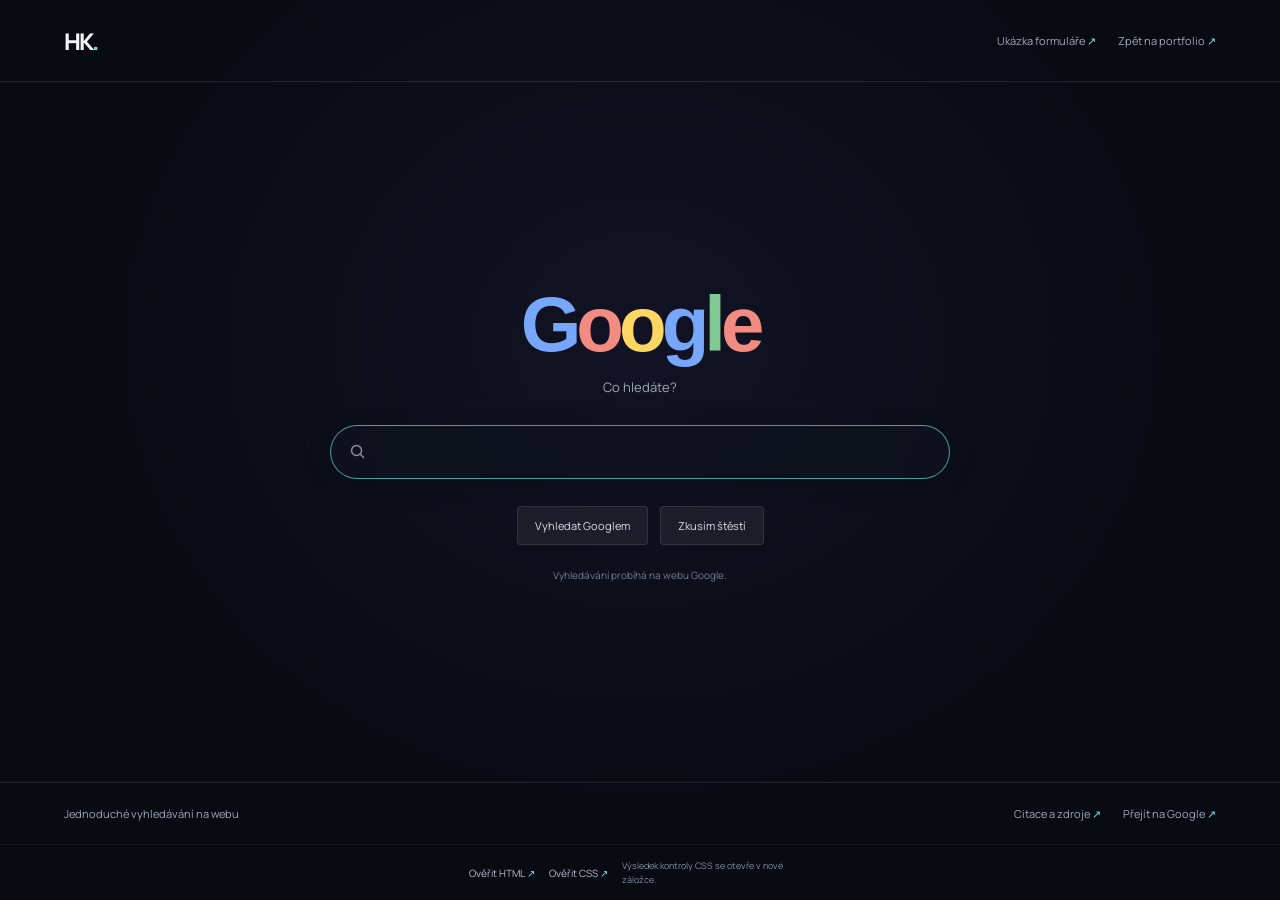
<file: googlesearch.html>
<!DOCTYPE html>
<html lang="cs">
<head>
  <meta charset="UTF-8">
  <meta name="viewport" content="width=device-width, initial-scale=1.0">
  <meta name="theme-color" content="#080b12">
  <meta name="description" content="Vyhledejte informace na Googlu.">
  <title>Google Search — Hlib Kolisnyk</title>
  <link rel="preconnect" href="https://fonts.googleapis.com">
  <link rel="preconnect" href="https://fonts.gstatic.com" crossorigin>
  <link href="https://fonts.googleapis.com/css2?family=DM+Mono:wght@400;500&family=Manrope:wght@400;500;600;700;800&display=swap" rel="stylesheet">
  <link rel="stylesheet" href="style.css">
</head>
<body class="search-page">
  <header class="search-header">
    <a class="logo" href="index.html" aria-label="Hlib Kolisnyk — portfolio">HK<span>.</span></a>
    <nav class="search-nav" aria-label="Navigace projektu">
      <a class="search-back-link" href="formular.html">Ukázka formuláře <span aria-hidden="true">↗</span></a>
      <a class="search-back-link" href="index.html">Zpět na portfolio <span aria-hidden="true">↗</span></a>
    </nav>
  </header>

  <main class="search-main">
    <div class="search-brand" role="img" aria-label="Google">
      <span class="search-brand-blue">G</span><span class="search-brand-red">o</span><span class="search-brand-yellow">o</span><span class="search-brand-blue">g</span><span class="search-brand-green">l</span><span class="search-brand-red">e</span>
    </div>
    <p class="search-caption">Co hledáte?</p>
    <form class="google-search-form" action="https://www.google.com/search" method="get">
      <label class="search-input-wrap" for="google-query">
        <svg class="search-icon" viewBox="0 0 24 24" fill="none" stroke="#8991a2" stroke-linecap="round" stroke-width="1.8" aria-hidden="true">
          <circle cx="10.8" cy="10.8" r="6.3"></circle>
          <path d="m15.5 15.5 4.2 4.2"></path>
        </svg>
        <input id="google-query" type="search" name="q" aria-label="Hledat na Googlu" autocomplete="off" required autofocus>
      </label>
      <div class="search-actions">
        <button type="submit">Vyhledat Googlem</button>
        <button type="submit" name="btnI" value="1">Zkusím štěstí</button>
      </div>
    </form>
    <p class="search-note">Vyhledávání probíhá na webu Google.</p>
  </main>

  <footer class="search-footer">
    <span>Jednoduché vyhledávání na webu</span>
    <div class="search-footer-links">
      <a href="https://github.com/Lutar-Hlib/googlesearch/blob/main/citace.md" target="_blank" rel="noopener noreferrer">Citace a zdroje <span aria-hidden="true">↗</span></a>
      <a href="https://www.google.com/" target="_blank" rel="noopener noreferrer">Přejít na Google <span aria-hidden="true">↗</span></a>
    </div>
  </footer>
  <section class="validator-tools search-validators" aria-label="Validace stránky">
    <a class="validator-link" id="html-validator" href="https://validator.w3.org/nu/" target="_blank" rel="noopener noreferrer">Ověřit HTML <span>↗</span></a>
    <button class="validator-link" id="css-validator" type="button" disabled>Ověřit CSS <span>↗</span></button>
    <p class="validator-note" id="validator-note">Výsledek kontroly CSS se otevře v nové záložce.</p>
    <form id="html-validator-form" action="https://validator.w3.org/nu/" method="post" enctype="multipart/form-data" target="_blank">
      <textarea name="content" aria-label="HTML pro validaci" hidden></textarea>
    </form>
    <form id="css-validator-form" action="https://jigsaw.w3.org/css-validator/validator" method="post" enctype="multipart/form-data" target="_blank">
      <input type="hidden" name="profile" value="css3">
      <input type="hidden" name="warning" value="1">
      <input type="hidden" name="lang" value="cs">
      <textarea name="text" aria-label="CSS pro validaci" hidden></textarea>
    </form>
  </section>
  <script src="validators.js"></script>
</body>
</html>
</file>
<file: style.css>
:root {
  color-scheme: dark;
}

* {
  box-sizing: border-box;
}

html {
  scroll-behavior: smooth;
  scroll-padding-top: 96px;
}

body {
  margin: 0;
  background:
    radial-gradient(ellipse at 76% 13%, rgba(67, 62, 133, 0.12), transparent 33rem),
    #080b12;
  color: #f2f4f8;
  font-family: "Manrope", sans-serif;
}

a {
  color: inherit;
  text-decoration: none;
}

.section-shell {
  width: min(1180px, calc(100% - 64px));
  margin-inline: auto;
}

.site-header {
  position: relative;
  z-index: 2;
  display: flex;
  align-items: center;
  justify-content: space-between;
  width: min(1320px, calc(100% - 64px));
  height: 86px;
  margin-inline: auto;
  border-bottom: 1px solid rgba(255, 255, 255, 0.1);
}

.logo {
  font-size: 23px;
  font-weight: 800;
  letter-spacing: -2px;
}

.logo span {
  color: #6ce8ed;
}

.main-nav {
  display: flex;
  gap: 38px;
}

.main-nav a,
.header-cta,
.back-top {
  color: #b8becc;
  font-size: 12px;
  transition: color 180ms ease;
}

.main-nav a:hover,
.header-cta:hover,
.back-top:hover {
  color: #6ce8ed;
}

.header-cta {
  display: flex;
  align-items: center;
  gap: 10px;
}

.header-cta span {
  color: #6ce8ed;
  font-size: 17px;
}

.hero {
  position: relative;
  display: grid;
  overflow: clip;
  min-height: 690px;
  grid-template-columns: 1.05fr 0.95fr;
  align-items: center;
  padding-block: 72px 112px;
}

.hero-copy {
  position: relative;
  z-index: 1;
  padding-bottom: 20px;
}

.eyebrow {
  display: flex;
  align-items: center;
  gap: 10px;
  margin: 0 0 24px;
  color: #aeb5c5;
  font-family: "DM Mono", monospace;
  font-size: 10px;
  letter-spacing: 1.3px;
}

.status-dot {
  width: 7px;
  height: 7px;
  border-radius: 50%;
  background: #6ce8ed;
  box-shadow: 0 0 12px rgba(108, 232, 237, 0.8);
}

.eyebrow-divider {
  color: #596173;
}

h1,
h2,
h3,
p {
  margin-top: 0;
}

h1 {
  margin-bottom: 23px;
  font-size: clamp(50px, 6vw, 76px);
  font-weight: 600;
  letter-spacing: -5px;
  line-height: 1.08;
}

.gradient-text {
  color: #6ce8ed;
}

.hero-intro {
  max-width: 440px;
  margin-bottom: 30px;
  color: #a0a7b6;
  font-size: 14px;
  line-height: 1.9;
}

.hero-actions {
  display: flex;
  align-items: center;
  gap: 27px;
}

.button {
  display: inline-flex;
  min-height: 48px;
  align-items: center;
  justify-content: center;
  gap: 22px;
  padding: 0 20px;
  border: 1px solid transparent;
  border-radius: 3px;
  font-size: 12px;
  font-weight: 700;
  transition: transform 180ms ease, box-shadow 180ms ease;
}

.button:hover {
  transform: translateY(-2px);
  box-shadow: 0 8px 30px rgba(108, 232, 237, 0.16);
}

.button-primary {
  background: linear-gradient(105deg, #76e5e9, #a3afff);
  color: #091016;
}

.button span {
  font-size: 16px;
}

.text-link {
  color: #c0c5d0;
  font-size: 12px;
}

.text-link span {
  margin-left: 7px;
  color: #6ce8ed;
}

.hero-meta {
  display: flex;
  gap: 35px;
  margin-top: 61px;
  padding-top: 23px;
  border-top: 1px solid rgba(255, 255, 255, 0.1);
}

.hero-meta div {
  display: grid;
  gap: 5px;
}

.meta-number {
  font-size: 21px;
  font-weight: 700;
  letter-spacing: -1px;
}

.meta-label {
  color: #858c9d;
  font-size: 10px;
}

.hero-visual {
  position: relative;
  min-height: 470px;
}

.image-frame {
  position: absolute;
  top: 14px;
  right: 18px;
  width: min(100%, 455px);
  height: 430px;
  overflow: hidden;
  border: 1px solid rgba(156, 131, 255, 0.3);
  background: #111927;
}

.image-frame img,
.project-image img {
  display: block;
  width: 100%;
  height: 100%;
  object-fit: cover;
}

.image-frame img {
  filter: saturate(0.62) brightness(0.72);
}

.image-overlay {
  position: absolute;
  inset: 0;
  background: linear-gradient(145deg, rgba(9, 17, 33, 0.15), rgba(41, 38, 94, 0.28) 64%, rgba(108, 232, 237, 0.1));
}

.frame-label {
  position: absolute;
  right: 21px;
  bottom: 19px;
  left: 21px;
  display: flex;
  justify-content: space-between;
  color: rgba(239, 242, 250, 0.78);
  font-family: "DM Mono", monospace;
  font-size: 8px;
  letter-spacing: 1px;
}

.orbit {
  position: absolute;
  border: 1px solid rgba(108, 232, 237, 0.25);
  border-radius: 50%;
}

.orbit-one {
  top: -19px;
  right: -20px;
  width: 450px;
  height: 450px;
}

.orbit-two {
  top: 33px;
  right: -70px;
  width: 535px;
  height: 340px;
  transform: rotate(-34deg);
  border-color: rgba(156, 131, 255, 0.28);
}

.floating-card {
  position: absolute;
  right: -3px;
  bottom: 37px;
  display: flex;
  align-items: center;
  gap: 12px;
  padding: 15px 19px;
  border: 1px solid rgba(255, 255, 255, 0.14);
  background: rgba(15, 19, 31, 0.9);
  box-shadow: 0 15px 45px rgba(0, 0, 0, 0.28);
  backdrop-filter: blur(12px);
}

.card-icon {
  color: #6ce8ed;
  font-size: 23px;
}

.floating-card strong,
.floating-card small {
  display: block;
}

.floating-card strong {
  font-size: 11px;
}

.floating-card small {
  margin-top: 4px;
  color: #858c9d;
  font-size: 9px;
}

.visual-index {
  position: absolute;
  right: 22px;
  bottom: -16px;
  color: #788194;
  font-family: "DM Mono", monospace;
  font-size: 9px;
  letter-spacing: 1px;
}

.scroll-hint {
  position: absolute;
  bottom: 34px;
  left: 0;
  display: flex;
  align-items: center;
  gap: 11px;
  color: #8991a2;
  font-family: "DM Mono", monospace;
  font-size: 9px;
  letter-spacing: 1.2px;
}

.scroll-hint span {
  width: 28px;
  height: 1px;
  background: #6ce8ed;
}

.section-block {
  padding-block: 112px;
  border-top: 1px solid rgba(255, 255, 255, 0.1);
}

.about {
  display: grid;
  grid-template-columns: 1fr 1fr;
  gap: 90px;
}

.section-heading .eyebrow {
  margin-bottom: 22px;
}

h2 {
  margin-bottom: 0;
  font-size: clamp(34px, 4.2vw, 51px);
  font-weight: 600;
  letter-spacing: -2.7px;
  line-height: 1.2;
}

.muted-text {
  color: #777f90;
}

.about-content {
  padding-top: 49px;
}

.about-lead {
  margin-bottom: 17px;
  font-size: 19px;
  font-weight: 500;
  line-height: 1.65;
}

.body-copy {
  max-width: 500px;
  margin-bottom: 25px;
  color: #858c9d;
  font-size: 12px;
  line-height: 1.9;
}

.skills {
  display: flex;
  flex-wrap: wrap;
  gap: 8px;
}

.skills span {
  padding: 8px 11px;
  border: 1px solid rgba(255, 255, 255, 0.1);
  color: #c3c8d2;
  font-family: "DM Mono", monospace;
  font-size: 9px;
}

.projects-top {
  display: flex;
  align-items: end;
  justify-content: space-between;
  margin-bottom: 53px;
}

.projects-note {
  max-width: 265px;
  margin-bottom: 5px;
  color: #858c9d;
  font-size: 11px;
  line-height: 1.8;
}

.project-grid {
  display: grid;
  grid-template-columns: 1.12fr 0.88fr;
  gap: 52px 30px;
  align-items: start;
}

.project-card-offset {
  margin-top: 90px;
}

.project-card-third {
  width: 76%;
}

.project-image {
  position: relative;
  display: block;
  height: 305px;
  overflow: hidden;
  background: #0e121c;
}

.project-card-large .project-image {
  height: 365px;
}

.project-image img {
  filter: saturate(0.72) brightness(0.8);
  transition: transform 400ms ease, filter 400ms ease;
}

.project-image:hover img {
  transform: scale(1.04);
  filter: saturate(0.95) brightness(0.95);
}

.project-open {
  position: absolute;
  right: 15px;
  bottom: 15px;
  display: grid;
  width: 39px;
  height: 39px;
  place-items: center;
  border: 1px solid rgba(255, 255, 255, 0.4);
  background: rgba(8, 11, 18, 0.45);
  font-size: 18px;
}

.project-info {
  display: flex;
  align-items: end;
  justify-content: space-between;
  padding-top: 17px;
}

.project-type {
  margin-bottom: 7px;
  color: #6ce8ed;
  font-family: "DM Mono", monospace;
  font-size: 8px;
  letter-spacing: 1px;
}

.project-info h3 {
  margin-bottom: 0;
  font-size: 17px;
  font-weight: 600;
}

.project-year {
  padding-bottom: 2px;
  color: #858c9d;
  font-family: "DM Mono", monospace;
  font-size: 9px;
}

.contact {
  padding-bottom: 91px;
  border-top: 0;
}

.contact-card {
  position: relative;
  overflow: hidden;
  padding: 68px 72px 27px;
  border: 1px solid rgba(139, 146, 255, 0.22);
  background: linear-gradient(125deg, #101523, #111222 58%, #17142b);
}

.contact-glow {
  position: absolute;
  top: -200px;
  right: -80px;
  width: 460px;
  height: 460px;
  border-radius: 50%;
  background: rgba(116, 107, 255, 0.13);
  filter: blur(95px);
}

.contact-card > :not(.contact-glow) {
  position: relative;
}

.contact-card h2 {
  margin-bottom: 16px;
  font-size: clamp(39px, 5vw, 59px);
}

.contact-copy {
  max-width: 440px;
  margin-bottom: 24px;
  color: #a3aaba;
  font-size: 12px;
  line-height: 1.8;
}

.contact-bottom {
  display: flex;
  justify-content: space-between;
  margin-top: 69px;
  padding-top: 17px;
  border-top: 1px solid rgba(255, 255, 255, 0.1);
  color: #8b93a3;
  font-family: "DM Mono", monospace;
  font-size: 9px;
}

.site-footer {
  display: flex;
  min-height: 94px;
  align-items: center;
  justify-content: space-between;
  border-top: 1px solid rgba(255, 255, 255, 0.1);
}

.validator-tools {
  display: flex;
  align-items: center;
  gap: 14px;
}

#html-validator-form,
#css-validator-form {
  display: none;
}

.validator-link {
  padding: 0;
  border: 0;
  background: none;
  color: #b8becc;
  font: inherit;
  font-size: 10px;
  cursor: pointer;
  transition: color 180ms ease;
}

.validator-link:hover,
.validator-link:focus-visible {
  color: #6ce8ed;
}

.validator-link:disabled {
  color: #858c9d;
  cursor: not-allowed;
}

.validator-link span {
  color: #6ce8ed;
}

.validator-note {
  max-width: 190px;
  margin: 0;
  color: #858c9d;
  font-size: 9px;
  line-height: 1.5;
}

.site-footer p {
  margin: 0;
  color: #8c93a2;
  font-size: 10px;
}

.site-footer p span {
  margin-left: 8px;
  color: #626a7b;
}

.footer-links {
  display: flex;
  flex-wrap: wrap;
  gap: 14px;
}

.back-top {
  font-size: 10px;
}

@media (max-width: 900px) {
  .section-shell,
  .site-header {
    width: min(100% - 48px, 720px);
  }

  .hero {
    min-height: auto;
    grid-template-columns: 1fr 0.8fr;
    gap: 20px;
    padding-block: 90px 110px;
  }

  h1 {
    font-size: clamp(48px, 7vw, 66px);
  }

  .hero-visual {
    min-height: 400px;
  }

  .image-frame {
    right: 0;
    width: 100%;
    height: 370px;
  }

  .orbit-one {
    right: -35px;
    width: 380px;
    height: 380px;
  }

  .orbit-two {
    right: -70px;
    width: 435px;
  }

  .floating-card {
    right: -12px;
    bottom: 22px;
  }

  .hero-meta {
    gap: 20px;
  }

  .about {
    gap: 45px;
  }

  .project-image {
    height: 245px;
  }

  .project-card-large .project-image {
    height: 300px;
  }
}

@media (max-width: 640px) {
  .section-shell,
  .site-header {
    width: calc(100% - 40px);
  }

  .site-header {
    height: 72px;
  }

  .main-nav {
    gap: 16px;
  }

  .main-nav a {
    font-size: 10px;
  }

  .header-cta {
    display: none;
  }

  .hero {
    grid-template-columns: 1fr;
    gap: 48px;
    padding-block: 76px 99px;
  }

  h1 {
    font-size: clamp(49px, 12vw, 69px);
    letter-spacing: -3.5px;
  }

  .hero-intro {
    max-width: 400px;
  }

  .hero-meta {
    justify-content: space-between;
    gap: 12px;
    margin-top: 45px;
  }

  .meta-number {
    font-size: 18px;
  }

  .meta-label {
    font-size: 9px;
  }

  .hero-visual {
    min-height: 370px;
    margin-inline: 12px;
  }

  .image-frame {
    top: 10px;
    right: 8px;
    width: calc(100% - 20px);
    height: 340px;
  }

  .orbit-one {
    top: -8px;
    right: -12px;
    width: min(92vw, 365px);
    height: min(92vw, 365px);
  }

  .orbit-two {
    top: 42px;
    right: -35px;
    width: min(105vw, 410px);
    height: 290px;
  }

  .floating-card {
    right: -3px;
    bottom: 6px;
  }

  .visual-index {
    right: 8px;
    bottom: -28px;
  }

  .scroll-hint {
    bottom: 34px;
  }

  .section-block {
    padding-block: 78px;
  }

  .about {
    grid-template-columns: 1fr;
    gap: 12px;
  }

  .about-content {
    padding-top: 13px;
  }

  h2 {
    font-size: clamp(36px, 9vw, 48px);
  }

  .about-lead {
    font-size: 17px;
  }

  .projects-top {
    display: block;
    margin-bottom: 35px;
  }

  .projects-note {
    margin-top: 20px;
  }

  .project-grid {
    grid-template-columns: 1fr;
    gap: 36px;
  }

  .project-card-offset {
    margin-top: 0;
  }

  .project-card-third {
    width: 100%;
  }

  .project-image,
  .project-card-large .project-image {
    height: clamp(230px, 64vw, 340px);
  }

  .contact {
    padding-top: 25px;
    padding-bottom: 65px;
  }

  .contact-card {
    padding: 42px 25px 22px;
  }

  .contact-card h2 {
    font-size: clamp(37px, 9vw, 51px);
    letter-spacing: -2px;
  }

  .contact-bottom {
    gap: 20px;
    margin-top: 48px;
    font-size: 8px;
  }

  .site-footer {
    flex-wrap: wrap;
    gap: 14px;
    min-height: 82px;
    padding-block: 16px;
  }

  .validator-tools {
    order: 1;
    width: 100%;
    flex-wrap: wrap;
    justify-content: center;
    gap: 10px 16px;
  }

  .site-footer p {
    order: 2;
    max-width: 145px;
    text-align: center;
    line-height: 1.8;
  }

  .site-footer > .back-top {
    order: 3;
  }
}

@media (prefers-reduced-motion: reduce) {
  *,
  *::before,
  *::after {
    scroll-behavior: auto !important;
    transition-duration: 0.01ms !important;
  }
}

.search-page {
  display: flex;
  min-height: 100vh;
  flex-direction: column;
  background:
    radial-gradient(ellipse at 50% 38%, rgba(67, 62, 133, 0.16), transparent 34rem),
    #080b12;
}

.search-header,
.search-footer {
  display: flex;
  align-items: center;
  justify-content: space-between;
  padding-inline: clamp(22px, 5vw, 72px);
}

.search-nav,
.search-footer-links {
  display: flex;
  flex-wrap: wrap;
  gap: 22px;
}

.search-header {
  min-height: 82px;
  border-bottom: 1px solid rgba(255, 255, 255, 0.1);
}

.search-back-link,
.search-footer {
  color: #a0a7b6;
  font-size: 11px;
}

.search-back-link span,
.search-footer a span {
  color: #6ce8ed;
}

.search-back-link:hover,
.search-footer a:hover {
  color: #6ce8ed;
}

.search-main {
  display: flex;
  width: min(100% - 40px, 620px);
  flex: 1;
  flex-direction: column;
  align-items: center;
  justify-content: center;
  margin: 0 auto;
  padding-block: 70px;
  text-align: center;
}

.search-brand {
  margin-bottom: 10px;
  font-family: Arial, sans-serif;
  font-size: clamp(58px, 12vw, 78px);
  font-weight: 600;
  letter-spacing: -5px;
  line-height: 1.1;
}

.search-brand-blue {
  color: #76a7fa;
}

.search-brand-red {
  color: #f28b82;
}

.search-brand-yellow {
  color: #fdd663;
}

.search-brand-green {
  color: #81c995;
}

.search-caption {
  margin-bottom: 29px;
  color: #a0a7b6;
  font-size: 13px;
}

.google-search-form {
  width: 100%;
}

.search-input-wrap {
  display: flex;
  min-height: 54px;
  align-items: center;
  gap: 13px;
  padding-inline: 17px;
  border: 1px solid rgba(255, 255, 255, 0.2);
  border-radius: 30px;
  background: rgba(15, 19, 31, 0.8);
  transition: border-color 180ms ease, box-shadow 180ms ease;
}

.search-input-wrap:hover,
.search-input-wrap:focus-within {
  border-color: rgba(108, 232, 237, 0.65);
  box-shadow: 0 5px 24px rgba(0, 0, 0, 0.18);
}

.search-icon {
  width: 19px;
  height: 19px;
  flex: none;
}

.search-input-wrap input {
  width: 100%;
  min-width: 0;
  border: 0;
  outline: 0;
  background: transparent;
  color: #f2f4f8;
  font: inherit;
  font-size: 15px;
}

.search-actions {
  display: flex;
  flex-wrap: wrap;
  justify-content: center;
  gap: 12px;
  margin-top: 27px;
}

.search-actions button {
  min-height: 39px;
  padding: 0 17px;
  border: 1px solid rgba(255, 255, 255, 0.1);
  border-radius: 4px;
  background: rgba(255, 255, 255, 0.06);
  color: #dce0e8;
  font: inherit;
  font-size: 11px;
  cursor: pointer;
  transition: border-color 180ms ease, background 180ms ease;
}

.search-actions button:hover,
.search-actions button:focus-visible {
  border-color: rgba(108, 232, 237, 0.55);
  background: rgba(108, 232, 237, 0.08);
}

.search-note {
  margin: 23px 0 0;
  color: #777f90;
  font-size: 10px;
}

.search-footer {
  min-height: 62px;
  border-top: 1px solid rgba(255, 255, 255, 0.1);
}

.search-validators {
  justify-content: center;
  min-height: 56px;
  border-top: 1px solid rgba(255, 255, 255, 0.06);
}

.form-main {
  width: min(100% - 40px, 850px);
  margin: 0 auto;
  padding-block: 74px 90px;
}

.form-main > .eyebrow {
  justify-content: center;
  margin-bottom: 19px;
}

.form-main h1 {
  margin-bottom: 16px;
  font-size: clamp(45px, 8vw, 66px);
  text-align: center;
}

.form-intro {
  max-width: 560px;
  margin: 0 auto 42px;
  color: #a0a7b6;
  font-size: 13px;
  line-height: 1.8;
  text-align: center;
}

.demo-form {
  display: grid;
  gap: 22px;
}

.form-section {
  display: grid;
  gap: 20px;
  min-width: 0;
  margin: 0;
  padding: 25px;
  border: 1px solid rgba(255, 255, 255, 0.12);
  border-radius: 6px;
  background: rgba(15, 19, 31, 0.72);
}

.form-section legend {
  padding-inline: 9px;
  color: #6ce8ed;
  font-size: 13px;
  font-weight: 700;
}

.form-grid {
  display: grid;
  grid-template-columns: repeat(2, minmax(0, 1fr));
  gap: 18px;
}

.form-field {
  display: grid;
  gap: 8px;
  color: #c4c9d4;
  font-size: 11px;
}

.form-field input,
.form-field select,
.form-field textarea {
  width: 100%;
  min-height: 42px;
  padding: 10px 12px;
  border: 1px solid rgba(255, 255, 255, 0.16);
  border-radius: 4px;
  outline: 0;
  background: #0b101a;
  color: #f2f4f8;
  font: inherit;
  font-size: 12px;
}

.form-field input:focus,
.form-field select:focus,
.form-field textarea:focus {
  border-color: rgba(108, 232, 237, 0.7);
  box-shadow: 0 0 0 3px rgba(108, 232, 237, 0.08);
}

.form-field input::placeholder,
.form-field textarea::placeholder {
  color: #6f7788;
}

.form-field input[type="color"] {
  padding: 5px;
}

.form-field input[type="file"] {
  padding: 8px;
}

.form-field input[type="range"] {
  min-height: 30px;
  padding: 0;
  accent-color: #6ce8ed;
}

.form-field select[multiple] {
  height: 110px;
}

.form-field textarea {
  resize: vertical;
}

.range-field {
  max-width: 420px;
}

.range-label {
  display: flex;
  gap: 4px;
}

.range-label label {
  cursor: pointer;
}

.range-field output {
  color: #6ce8ed;
}

.choice-group {
  display: grid;
  gap: 11px;
  color: #c4c9d4;
  font-size: 11px;
}

.choice-heading {
  margin-bottom: 2px;
  color: #f2f4f8;
  font-weight: 700;
}

.choice-group label {
  display: flex;
  align-items: center;
  gap: 9px;
}

.choice-group input {
  width: 15px;
  height: 15px;
  margin: 0;
  accent-color: #6ce8ed;
}

.form-actions {
  display: flex;
  flex-wrap: wrap;
  gap: 11px;
}

.form-button {
  min-height: 40px;
  padding: 0 16px;
  border: 1px solid rgba(255, 255, 255, 0.18);
  border-radius: 4px;
  background: rgba(255, 255, 255, 0.05);
  color: #e2e5ec;
  font: inherit;
  font-size: 11px;
  cursor: pointer;
}

.form-button:hover,
.form-button:focus-visible {
  border-color: rgba(108, 232, 237, 0.65);
}

.form-button-primary {
  border-color: transparent;
  background: linear-gradient(105deg, #76e5e9, #a3afff);
  color: #091016;
  font-weight: 700;
}

.form-footer {
  margin-top: auto;
}

@media (max-width: 640px) {
  .search-header {
    min-height: 70px;
  }

  .search-nav {
    justify-content: flex-end;
    gap: 12px;
  }

  .search-main {
    padding-block: 50px;
  }

  .search-input-wrap {
    min-height: 50px;
    padding-inline: 14px;
  }

  .search-footer {
    gap: 16px;
    flex-wrap: wrap;
    min-height: 58px;
    font-size: 9px;
  }

  .search-footer-links {
    gap: 13px;
  }

  .form-main {
    padding-block: 52px 64px;
  }

  .form-section {
    padding: 19px 15px;
  }

  .form-grid {
    grid-template-columns: 1fr;
  }

  .search-validators {
    padding-block: 14px;
  }
}

/* ===== Stránka Algoritmizace ===== */
.algo-hero {
  padding-block: 88px 96px;
}

.algo-lead {
  max-width: 560px;
  margin-bottom: 30px;
  color: #a0a7b6;
  font-size: 15px;
  line-height: 1.9;
}

.algo-section {
  display: grid;
  grid-template-columns: 1fr 1.25fr;
  gap: 64px;
  align-items: start;
}

.algo-section > .algo-cards,
.algo-section > .algo-table-wrap,
.algo-section > .algo-note,
.algo-section > .symbol-grid,
.algo-section > .algo-example,
.algo-section > .quiz,
.algo-section > .quiz-open {
  grid-column: 1 / -1;
}

.algo-note {
  margin-bottom: 0;
  color: #a0a7b6;
  font-size: 14px;
  line-height: 1.8;
}

.algo-text {
  padding-top: 49px;
  color: #a0a7b6;
  font-size: 15px;
  line-height: 1.9;
}

.algo-steps {
  margin: 0 0 24px;
  padding-left: 22px;
}

.algo-steps li {
  margin-bottom: 8px;
}

.algo-steps strong,
.algo-definition strong {
  color: #f2f4f8;
}

.algo-definition {
  margin: 0;
  padding: 20px 24px;
  border-left: 3px solid #6ce8ed;
  background: rgba(108, 232, 237, 0.06);
  color: #e2e5ec;
}

.algo-page code {
  padding: 1px 6px;
  border-radius: 3px;
  background: rgba(255, 255, 255, 0.08);
  color: #6ce8ed;
  font-family: "DM Mono", monospace;
  font-size: 0.88em;
}

.algo-cards,
.symbol-grid {
  display: grid;
  grid-template-columns: repeat(3, 1fr);
  gap: 18px;
  margin: 0;
  padding: 0;
  list-style: none;
}

.algo-card,
.symbol-card {
  padding: 26px 24px 28px;
  border: 1px solid rgba(255, 255, 255, 0.1);
  border-radius: 6px;
  background: rgba(255, 255, 255, 0.03);
}

.algo-card-index {
  display: block;
  margin-bottom: 18px;
  color: #6ce8ed;
  font-family: "DM Mono", monospace;
  font-size: 11px;
  letter-spacing: 1.3px;
}

.algo-card h3,
.symbol-card h3,
.quiz-open h3,
.algo-example h3 {
  margin-bottom: 10px;
  font-size: 19px;
  font-weight: 600;
  letter-spacing: -0.5px;
}

.algo-card p,
.symbol-card p,
.algo-example p {
  margin-bottom: 0;
  color: #a0a7b6;
  font-size: 13.5px;
  line-height: 1.8;
}

.algo-table-wrap {
  overflow-x: auto;
  border: 1px solid rgba(255, 255, 255, 0.1);
  border-radius: 6px;
}

.algo-table-wrap:focus-visible,
.quiz-open summary:focus-visible,
.quiz-option:focus-within {
  outline: 2px solid #6ce8ed;
  outline-offset: 2px;
}

.algo-table {
  width: 100%;
  min-width: 720px;
  border-collapse: collapse;
  font-size: 13.5px;
  line-height: 1.7;
  text-align: left;
}

.algo-table caption {
  padding: 14px 18px;
  color: #8c93a2;
  font-family: "DM Mono", monospace;
  font-size: 10px;
  letter-spacing: 1.3px;
  text-align: left;
}

.algo-table th,
.algo-table td {
  padding: 16px 18px;
  border-top: 1px solid rgba(255, 255, 255, 0.1);
  vertical-align: top;
}

.algo-table thead th {
  color: #6ce8ed;
  font-family: "DM Mono", monospace;
  font-size: 11px;
  font-weight: 500;
  letter-spacing: 1px;
}

.algo-table tbody th {
  color: #f2f4f8;
  font-weight: 700;
  white-space: nowrap;
}

.algo-table td {
  color: #a0a7b6;
}

.algo-svg {
  display: block;
  width: 100%;
  height: auto;
}

.symbol-card .algo-svg {
  max-width: 200px;
  margin-bottom: 14px;
}

.algo-example {
  display: grid;
  grid-template-columns: 1fr 1fr;
  gap: 48px;
  align-items: center;
  margin-top: 24px;
  padding: 32px;
  border: 1px solid rgba(255, 255, 255, 0.1);
  border-radius: 6px;
  background: rgba(255, 255, 255, 0.03);
}

.algo-flow {
  max-width: 400px;
  margin-inline: auto;
}

.quiz {
  display: grid;
  gap: 18px;
}

.quiz-question {
  margin: 0;
  padding: 24px;
  border: 1px solid rgba(255, 255, 255, 0.1);
  border-radius: 6px;
  background: rgba(255, 255, 255, 0.03);
}

.quiz-question legend {
  max-width: 100%;
  padding: 0 8px;
  font-size: 15px;
  font-weight: 600;
  line-height: 1.6;
}

.quiz-number {
  margin-right: 6px;
  color: #6ce8ed;
  font-family: "DM Mono", monospace;
}

.quiz-option {
  display: flex;
  align-items: flex-start;
  gap: 12px;
  margin-top: 8px;
  padding: 11px 14px;
  border: 1px solid rgba(255, 255, 255, 0.1);
  border-radius: 4px;
  color: #c0c5d0;
  font-size: 13.5px;
  line-height: 1.6;
  cursor: pointer;
}

.quiz-option:hover {
  border-color: rgba(108, 232, 237, 0.55);
}

.quiz-option input {
  flex: none;
  margin: 4px 0 0;
  accent-color: #6ce8ed;
}

.quiz-option.is-right-answer {
  border-color: #6ce8ed;
  background: rgba(108, 232, 237, 0.1);
  color: #f2f4f8;
}

.quiz-option.is-chosen-wrong {
  border-color: #ff9b9b;
  background: rgba(255, 155, 155, 0.1);
  color: #ffd0d0;
}

.quiz-feedback {
  margin: 14px 0 0;
  font-size: 13px;
  font-weight: 700;
}

.quiz-question.is-correct .quiz-feedback {
  color: #6ce8ed;
}

.quiz-question.is-wrong .quiz-feedback {
  color: #ff9b9b;
}

.quiz-explain {
  margin: 6px 0 0;
  color: #a0a7b6;
  font-size: 13px;
  line-height: 1.7;
}

.quiz-actions {
  display: flex;
  flex-wrap: wrap;
  gap: 11px;
}

.quiz-actions .form-button {
  min-height: 46px;
  padding: 0 24px;
  font-size: 12px;
}

.quiz-result {
  display: none;
  margin: 0;
  padding: 16px 20px;
  border-left: 3px solid #6ce8ed;
  background: rgba(108, 232, 237, 0.08);
  color: #f2f4f8;
  font-size: 16px;
  font-weight: 700;
}

.quiz-result.is-visible {
  display: block;
}

.quiz-open {
  margin-top: 40px;
}

.quiz-open details {
  margin-top: 10px;
  border: 1px solid rgba(255, 255, 255, 0.1);
  border-radius: 6px;
  background: rgba(255, 255, 255, 0.03);
}

.quiz-open summary {
  padding: 16px 20px;
  color: #e2e5ec;
  font-size: 14px;
  line-height: 1.6;
  cursor: pointer;
}

.quiz-open details p {
  margin: 0;
  padding: 0 20px 18px;
  color: #a0a7b6;
  font-size: 13.5px;
  line-height: 1.8;
}

@media (max-width: 900px) {
  .algo-section {
    grid-template-columns: 1fr;
    gap: 32px;
  }

  .algo-text {
    padding-top: 0;
  }

  .algo-cards,
  .symbol-grid {
    grid-template-columns: repeat(2, 1fr);
  }

  .algo-example {
    grid-template-columns: 1fr;
    gap: 28px;
  }
}

@media (max-width: 640px) {
  .algo-hero {
    padding-block: 60px 64px;
  }

  .algo-cards,
  .symbol-grid {
    grid-template-columns: 1fr;
  }

  .algo-example {
    padding: 22px;
  }

  .quiz-question {
    padding: 18px 14px;
  }
}
</file>
